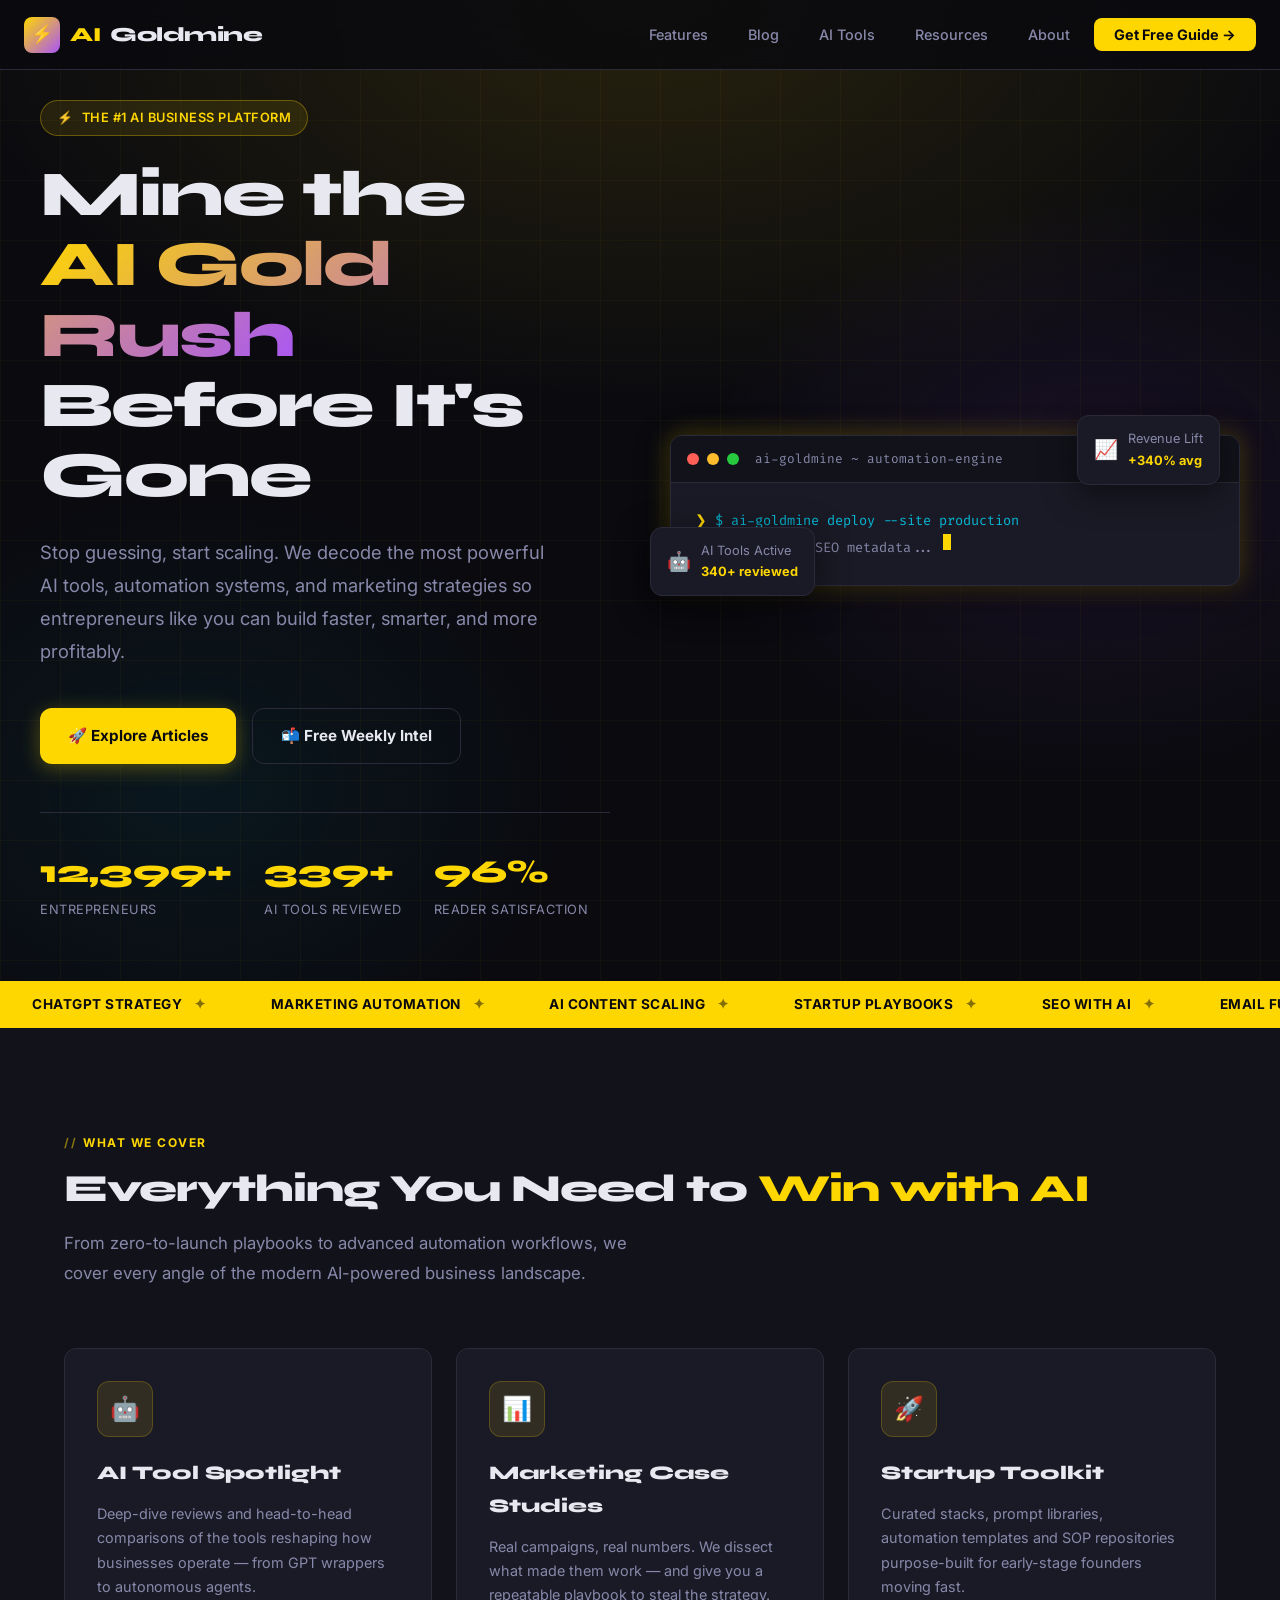
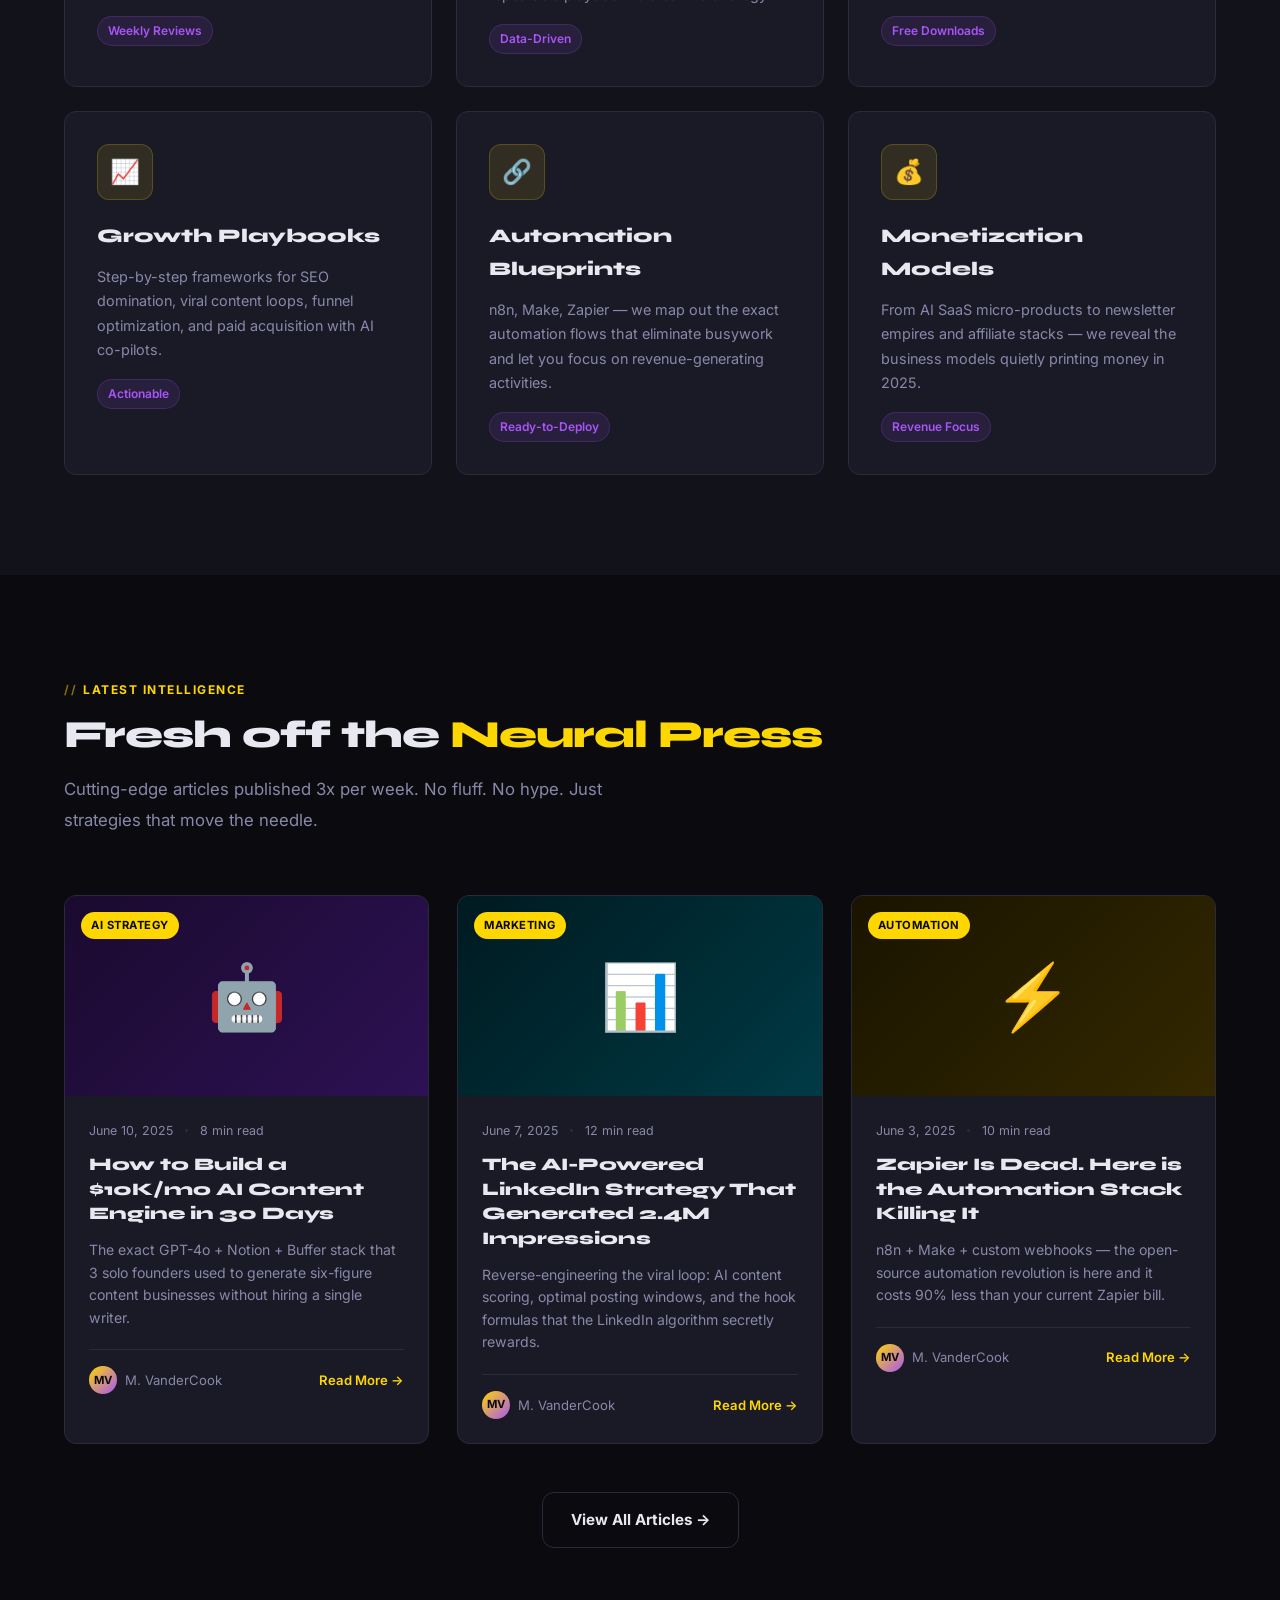
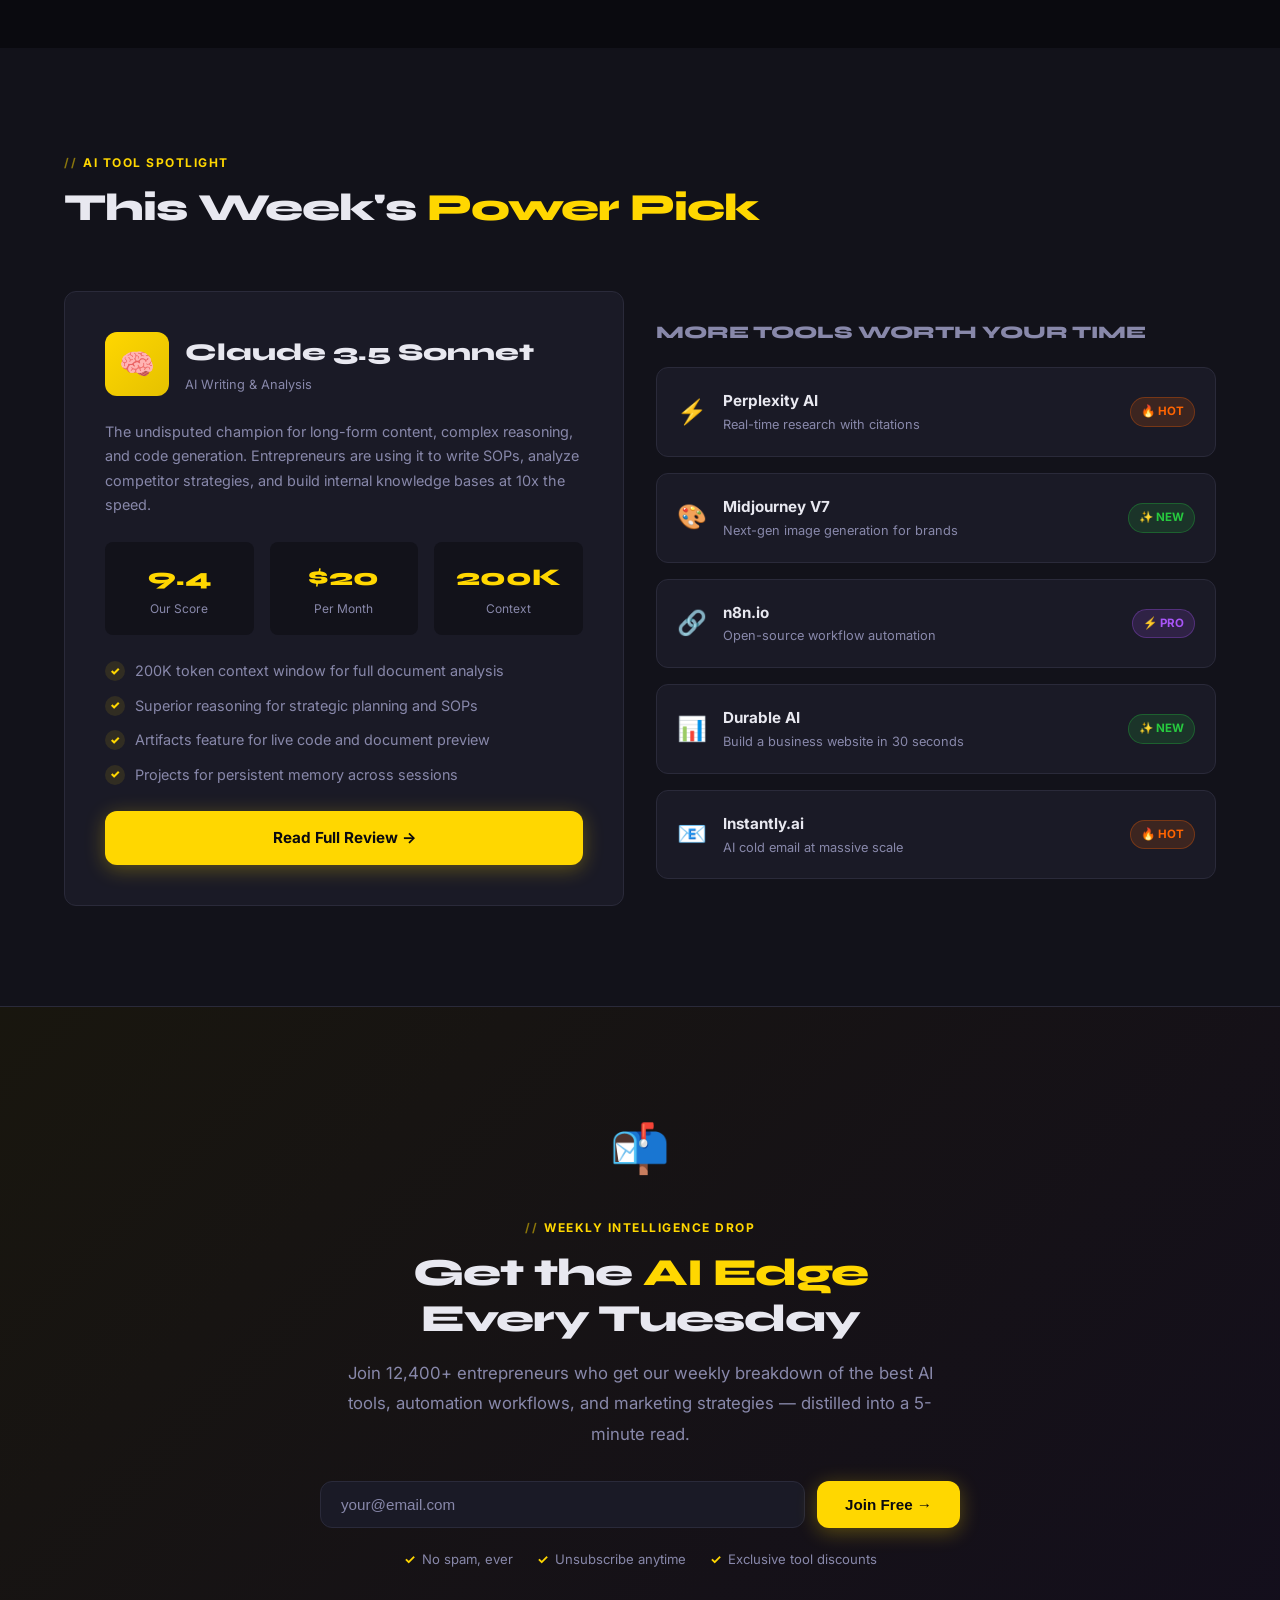
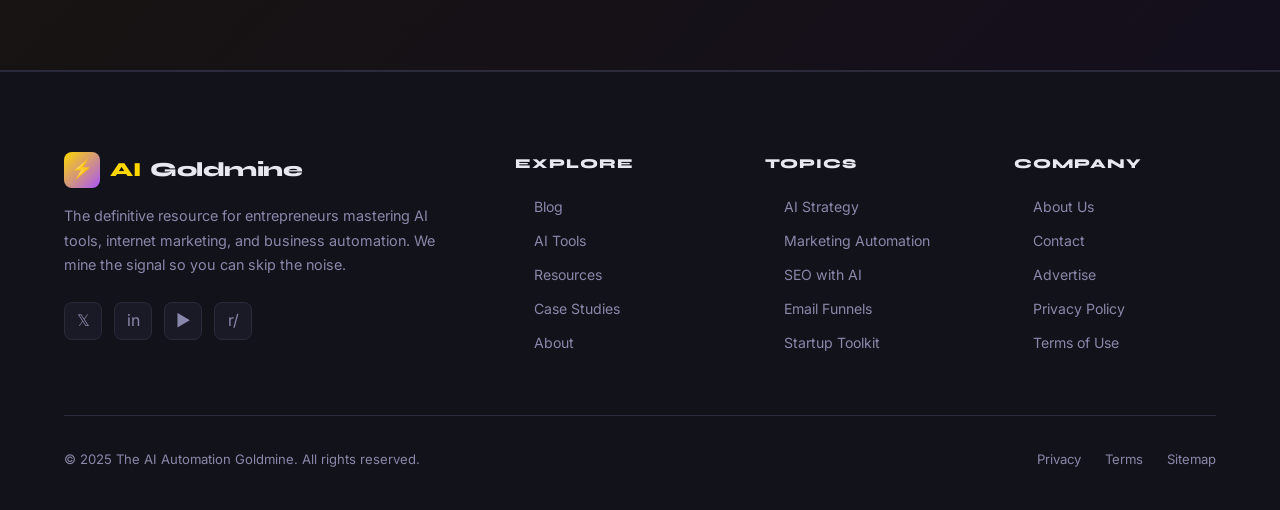
<file: ai-goldmine-site/index.html>
﻿<!DOCTYPE html>
<html lang="en">
<head>
  <meta charset="UTF-8" />
  <meta name="viewport" content="width=device-width, initial-scale=1.0" />
  <title>The AI Automation Goldmine | Launch & Scale with AI</title>
  <meta name="description" content="The definitive resource for entrepreneurs mastering AI tools, internet marketing, and business automation. Actionable guides, case studies, and tool reviews." />
  <meta name="keywords" content="AI tools for entrepreneurs, business automation, AI marketing, startup AI strategy, ChatGPT business, AI automation goldmine" />
  <meta property="og:title" content="The AI Automation Goldmine" />
  <meta property="og:description" content="Launch and scale your business with cutting-edge AI automation strategies." />
  <meta property="og:type" content="website" />
  <meta property="og:url" content="https://mvandercook-lgtm.github.io/The-AI-Automation-Goldmine/" />
  <meta name="twitter:card" content="summary_large_image" />
  <meta name="twitter:title" content="The AI Automation Goldmine" />
  <meta name="twitter:description" content="Discover AI tools and automation strategies to 10x your business growth." />
  <link rel="canonical" href="https://mvandercook-lgtm.github.io/The-AI-Automation-Goldmine/" />

  <!-- Fonts -->
  <link rel="preconnect" href="https://fonts.googleapis.com" />
  <link rel="preconnect" href="https://fonts.gstatic.com" crossorigin />
  <link href="https://fonts.googleapis.com/css2?family=Syne:wght@700;800;900&family=Inter:wght@400;500;600;700&family=Fira+Code:wght@400;500&display=swap" rel="stylesheet" />

  <!-- Stylesheet -->
  <link rel="stylesheet" href="css/style.css" />

  <!-- Structured Data / JSON-LD -->
  <script type="application/ld+json">
  {
    "@context": "https://schema.org",
    "@type": "WebSite",
    "name": "The AI Automation Goldmine",
    "url": "https://mvandercook-lgtm.github.io/The-AI-Automation-Goldmine/",
    "description": "The definitive resource for entrepreneurs mastering AI tools, internet marketing, and business automation.",
    "potentialAction": {
      "@type": "SearchAction",
      "target": "https://mvandercook-lgtm.github.io/The-AI-Automation-Goldmine/blog/?s={search_term_string}",
      "query-input": "required name=search_term_string"
    }
  }
  </script>
</head>
<body>

  <!-- ===== NAVIGATION ===== -->
  <nav class="nav" role="navigation" aria-label="Main navigation">
    <div class="nav__logo">
      <div class="nav__logo-icon">⚡</div>
      AI <span>Goldmine</span>
    </div>
    <ul class="nav__links">
      <li><a href="#features" class="active">Features</a></li>
      <li><a href="#blog">Blog</a></li>
      <li><a href="#spotlight">AI Tools</a></li>
      <li><a href="pages/resources.html">Resources</a></li>
      <li><a href="pages/about.html">About</a></li>
      <li><a href="#newsletter" class="nav__cta">Get Free Guide →</a></li>
    </ul>
    <div class="nav__hamburger" role="button" aria-label="Toggle menu">
      <span></span><span></span><span></span>
    </div>
  </nav>

  <!-- ===== HERO ===== -->
  <section class="hero" id="home" aria-label="Hero section">
    <div class="hero__bg"></div>
    <div class="hero__grid"></div>
    <div class="hero__content">
      <div class="hero__text">
        <div class="hero__badge">The #1 AI Business Platform</div>
        <h1 class="hero__title">
          Mine the<br>
          <span class="gradient">AI Gold Rush</span><br>
          Before It's Gone
        </h1>
        <p class="hero__desc">
          Stop guessing, start scaling. We decode the most powerful AI tools,
          automation systems, and marketing strategies so entrepreneurs like you
          can build faster, smarter, and more profitably.
        </p>
        <div class="hero__actions">
          <a href="#blog" class="btn btn--primary">🚀 Explore Articles</a>
          <a href="#newsletter" class="btn btn--secondary">📬 Free Weekly Intel</a>
        </div>
        <div class="hero__stats">
          <div class="hero__stat">
            <div class="hero__stat-num js-counter" data-target="12400" data-suffix="+">0</div>
            <div class="hero__stat-label">Entrepreneurs</div>
          </div>
          <div class="hero__stat">
            <div class="hero__stat-num js-counter" data-target="340" data-suffix="+">0</div>
            <div class="hero__stat-label">AI Tools Reviewed</div>
          </div>
          <div class="hero__stat">
            <div class="hero__stat-num js-counter" data-target="97" data-suffix="%">0</div>
            <div class="hero__stat-label">Reader Satisfaction</div>
          </div>
        </div>
      </div>

      <!-- Terminal Visual -->
      <div class="hero__visual">
        <div class="hero__float-card" style="top:-20px;right:20px;">
          <span class="float-icon">📈</span>
          <div>
            <div class="float-label">Revenue Lift</div>
            <div class="float-value">+340% avg</div>
          </div>
        </div>
        <div class="hero__terminal">
          <div class="terminal__header">
            <div class="terminal__dot"></div>
            <div class="terminal__dot"></div>
            <div class="terminal__dot"></div>
            <span class="terminal__title">ai-goldmine ~ automation-engine</span>
          </div>
          <div class="terminal__body">
            <!-- Filled by JS -->
          </div>
        </div>
        <div class="hero__float-card" style="bottom:-10px;left:-20px;">
          <span class="float-icon">🤖</span>
          <div>
            <div class="float-label">AI Tools Active</div>
            <div class="float-value">340+ reviewed</div>
          </div>
        </div>
      </div>
    </div>
  </section>

  <!-- ===== TICKER ===== -->
  <div class="ticker" aria-hidden="true">
    <div class="ticker__inner">
      <div class="ticker__item">ChatGPT Strategy <span>✦</span></div>
      <div class="ticker__item">Marketing Automation <span>✦</span></div>
      <div class="ticker__item">AI Content Scaling <span>✦</span></div>
      <div class="ticker__item">Startup Playbooks <span>✦</span></div>
      <div class="ticker__item">SEO with AI <span>✦</span></div>
      <div class="ticker__item">Email Funnels <span>✦</span></div>
      <div class="ticker__item">Social Media AI <span>✦</span></div>
      <div class="ticker__item">Revenue Automation <span>✦</span></div>
      <div class="ticker__item">ChatGPT Strategy <span>✦</span></div>
      <div class="ticker__item">Marketing Automation <span>✦</span></div>
      <div class="ticker__item">AI Content Scaling <span>✦</span></div>
      <div class="ticker__item">Startup Playbooks <span>✦</span></div>
      <div class="ticker__item">SEO with AI <span>✦</span></div>
      <div class="ticker__item">Email Funnels <span>✦</span></div>
      <div class="ticker__item">Social Media AI <span>✦</span></div>
      <div class="ticker__item">Revenue Automation <span>✦</span></div>
    </div>
  </div>

  <!-- ===== FEATURES ===== -->
  <section class="features" id="features">
    <div class="container">
      <div class="section__header">
        <div class="section__tag">What We Cover</div>
        <h2 class="section__title">Everything You Need to <span class="text-gold">Win with AI</span></h2>
        <p class="section__desc">
          From zero-to-launch playbooks to advanced automation workflows,
          we cover every angle of the modern AI-powered business landscape.
        </p>
      </div>
      <div class="features__grid">
        <article class="feature-card js-fade">
          <div class="feature-card__icon">🤖</div>
          <h3 class="feature-card__title">AI Tool Spotlight</h3>
          <p class="feature-card__desc">Deep-dive reviews and head-to-head comparisons of the tools reshaping how businesses operate — from GPT wrappers to autonomous agents.</p>
          <span class="feature-card__tag">Weekly Reviews</span>
        </article>
        <article class="feature-card js-fade">
          <div class="feature-card__icon">📊</div>
          <h3 class="feature-card__title">Marketing Case Studies</h3>
          <p class="feature-card__desc">Real campaigns, real numbers. We dissect what made them work — and give you a repeatable playbook to steal the strategy.</p>
          <span class="feature-card__tag">Data-Driven</span>
        </article>
        <article class="feature-card js-fade">
          <div class="feature-card__icon">🚀</div>
          <h3 class="feature-card__title">Startup Toolkit</h3>
          <p class="feature-card__desc">Curated stacks, prompt libraries, automation templates and SOP repositories purpose-built for early-stage founders moving fast.</p>
          <span class="feature-card__tag">Free Downloads</span>
        </article>
        <article class="feature-card js-fade">
          <div class="feature-card__icon">📈</div>
          <h3 class="feature-card__title">Growth Playbooks</h3>
          <p class="feature-card__desc">Step-by-step frameworks for SEO domination, viral content loops, funnel optimization, and paid acquisition with AI co-pilots.</p>
          <span class="feature-card__tag">Actionable</span>
        </article>
        <article class="feature-card js-fade">
          <div class="feature-card__icon">🔗</div>
          <h3 class="feature-card__title">Automation Blueprints</h3>
          <p class="feature-card__desc">n8n, Make, Zapier — we map out the exact automation flows that eliminate busywork and let you focus on revenue-generating activities.</p>
          <span class="feature-card__tag">Ready-to-Deploy</span>
        </article>
        <article class="feature-card js-fade">
          <div class="feature-card__icon">💰</div>
          <h3 class="feature-card__title">Monetization Models</h3>
          <p class="feature-card__desc">From AI SaaS micro-products to newsletter empires and affiliate stacks — we reveal the business models quietly printing money in 2025.</p>
          <span class="feature-card__tag">Revenue Focus</span>
        </article>
      </div>
    </div>
  </section>

  <!-- ===== BLOG ===== -->
  <section id="blog" style="padding:100px 0; background:var(--black);">
    <div class="container">
      <div class="section__header">
        <div class="section__tag">Latest Intelligence</div>
        <h2 class="section__title">Fresh off the <span class="text-gold">Neural Press</span></h2>
        <p class="section__desc">Cutting-edge articles published 3x per week. No fluff. No hype. Just strategies that move the needle.</p>
      </div>
      <div class="blog__grid">

        <article class="blog-card">
          <div class="blog-card__thumb">
            <div class="blog-card__thumb-bg purple">🤖</div>
            <span class="blog-card__cat">AI Strategy</span>
          </div>
          <div class="blog-card__body">
            <div class="blog-card__meta">
              <span>June 10, 2025</span>
              <span class="blog-card__meta-dot"></span>
              <span>8 min read</span>
            </div>
            <h3 class="blog-card__title">How to Build a $10K/mo AI Content Engine in 30 Days</h3>
            <p class="blog-card__excerpt">The exact GPT-4o + Notion + Buffer stack that 3 solo founders used to generate six-figure content businesses without hiring a single writer.</p>
            <div class="blog-card__footer">
              <div class="blog-card__author">
                <div class="blog-card__avatar">MV</div>
                <span>M. VanderCook</span>
              </div>
              <a href="blog/ai-content-engine.html" class="blog-card__read">Read More →</a>
            </div>
          </div>
        </article>

        <article class="blog-card">
          <div class="blog-card__thumb">
            <div class="blog-card__thumb-bg cyan">📊</div>
            <span class="blog-card__cat">Marketing</span>
          </div>
          <div class="blog-card__body">
            <div class="blog-card__meta">
              <span>June 7, 2025</span>
              <span class="blog-card__meta-dot"></span>
              <span>12 min read</span>
            </div>
            <h3 class="blog-card__title">The AI-Powered LinkedIn Strategy That Generated 2.4M Impressions</h3>
            <p class="blog-card__excerpt">Reverse-engineering the viral loop: AI content scoring, optimal posting windows, and the hook formulas that the LinkedIn algorithm secretly rewards.</p>
            <div class="blog-card__footer">
              <div class="blog-card__author">
                <div class="blog-card__avatar">MV</div>
                <span>M. VanderCook</span>
              </div>
              <a href="blog/linkedin-ai-strategy.html" class="blog-card__read">Read More →</a>
            </div>
          </div>
        </article>

        <article class="blog-card">
          <div class="blog-card__thumb">
            <div class="blog-card__thumb-bg gold">⚡</div>
            <span class="blog-card__cat">Automation</span>
          </div>
          <div class="blog-card__body">
            <div class="blog-card__meta">
              <span>June 3, 2025</span>
              <span class="blog-card__meta-dot"></span>
              <span>10 min read</span>
            </div>
            <h3 class="blog-card__title">Zapier Is Dead. Here is the Automation Stack Killing It</h3>
            <p class="blog-card__excerpt">n8n + Make + custom webhooks — the open-source automation revolution is here and it costs 90% less than your current Zapier bill.</p>
            <div class="blog-card__footer">
              <div class="blog-card__author">
                <div class="blog-card__avatar">MV</div>
                <span>M. VanderCook</span>
              </div>
              <a href="blog/automation-stack.html" class="blog-card__read">Read More →</a>
            </div>
          </div>
        </article>

      </div>
      <div style="text-align:center; margin-top:48px;">
        <a href="blog/index.html" class="btn btn--secondary">View All Articles →</a>
      </div>
    </div>
  </section>

  <!-- ===== AI TOOL SPOTLIGHT ===== -->
  <section class="spotlight" id="spotlight">
    <div class="container">
      <div class="section__header">
        <div class="section__tag">AI Tool Spotlight</div>
        <h2 class="section__title">This Week's <span class="text-gold">Power Pick</span></h2>
      </div>
      <div class="spotlight__grid">
        <div class="spotlight__tool">
          <div class="spotlight__tool-header">
            <div class="spotlight__tool-icon">🧠</div>
            <div>
              <div class="spotlight__tool-name">Claude 3.5 Sonnet</div>
              <div class="spotlight__tool-cat">AI Writing &amp; Analysis</div>
            </div>
          </div>
          <p style="color:var(--muted); font-size:0.9rem; line-height:1.7; margin-bottom:16px;">
            The undisputed champion for long-form content, complex reasoning, and code generation.
            Entrepreneurs are using it to write SOPs, analyze competitor strategies, and build internal knowledge bases at 10x the speed.
          </p>
          <div class="spotlight__metrics">
            <div class="metric">
              <div class="metric__val">9.4</div>
              <div class="metric__label">Our Score</div>
            </div>
            <div class="metric">
              <div class="metric__val">$20</div>
              <div class="metric__label">Per Month</div>
            </div>
            <div class="metric">
              <div class="metric__val">200K</div>
              <div class="metric__label">Context</div>
            </div>
          </div>
          <ul class="spotlight__features-list">
            <li>200K token context window for full document analysis</li>
            <li>Superior reasoning for strategic planning and SOPs</li>
            <li>Artifacts feature for live code and document preview</li>
            <li>Projects for persistent memory across sessions</li>
          </ul>
          <a href="pages/resources.html" class="btn btn--primary" style="margin-top:24px; width:100%; justify-content:center;">
            Read Full Review →
          </a>
        </div>

        <div>
          <h3 style="font-family:var(--font-head); font-size:1.1rem; font-weight:800; margin-bottom:20px; color:var(--muted);">
            MORE TOOLS WORTH YOUR TIME
          </h3>
          <div class="spotlight__tools-list">
            <div class="tool-row">
              <span class="tool-row__icon">⚡</span>
              <div>
                <div class="tool-row__name">Perplexity AI</div>
                <div class="tool-row__desc">Real-time research with citations</div>
              </div>
              <span class="tool-row__badge hot">🔥 HOT</span>
            </div>
            <div class="tool-row">
              <span class="tool-row__icon">🎨</span>
              <div>
                <div class="tool-row__name">Midjourney V7</div>
                <div class="tool-row__desc">Next-gen image generation for brands</div>
              </div>
              <span class="tool-row__badge new">✨ NEW</span>
            </div>
            <div class="tool-row">
              <span class="tool-row__icon">🔗</span>
              <div>
                <div class="tool-row__name">n8n.io</div>
                <div class="tool-row__desc">Open-source workflow automation</div>
              </div>
              <span class="tool-row__badge pro">⚡ PRO</span>
            </div>
            <div class="tool-row">
              <span class="tool-row__icon">📊</span>
              <div>
                <div class="tool-row__name">Durable AI</div>
                <div class="tool-row__desc">Build a business website in 30 seconds</div>
              </div>
              <span class="tool-row__badge new">✨ NEW</span>
            </div>
            <div class="tool-row">
              <span class="tool-row__icon">📧</span>
              <div>
                <div class="tool-row__name">Instantly.ai</div>
                <div class="tool-row__desc">AI cold email at massive scale</div>
              </div>
              <span class="tool-row__badge hot">🔥 HOT</span>
            </div>
          </div>
        </div>
      </div>
    </div>
  </section>

  <!-- ===== NEWSLETTER ===== -->
  <section class="newsletter" id="newsletter">
    <div class="container">
      <div class="newsletter__box">
        <div class="newsletter__icon">📬</div>
        <div class="section__tag" style="justify-content:center;">Weekly Intelligence Drop</div>
        <h2 class="section__title">
          Get the <span class="text-gold">AI Edge</span><br>Every Tuesday
        </h2>
        <p class="section__desc" style="margin:0 auto; text-align:center;">
          Join 12,400+ entrepreneurs who get our weekly breakdown of the best AI tools,
          automation workflows, and marketing strategies — distilled into a 5-minute read.
        </p>
        <form class="newsletter__form" novalidate>
          <input
            type="email"
            class="newsletter__input"
            placeholder="your@email.com"
            aria-label="Email address"
            required
          />
          <button type="submit" class="btn btn--primary">
            Join Free →
          </button>
        </form>
        <div class="newsletter__perks">
          <span class="newsletter__perk">No spam, ever</span>
          <span class="newsletter__perk">Unsubscribe anytime</span>
          <span class="newsletter__perk">Exclusive tool discounts</span>
        </div>
      </div>
    </div>
  </section>

  <!-- ===== FOOTER ===== -->
  <footer class="footer">
    <div class="container">
      <div class="footer__grid">
        <div>
          <div class="nav__logo" style="margin-bottom:0;">
            <div class="nav__logo-icon">⚡</div>
            AI <span>Goldmine</span>
          </div>
          <p class="footer__brand-desc">
            The definitive resource for entrepreneurs mastering AI tools,
            internet marketing, and business automation. We mine the signal so you can skip the noise.
          </p>
          <div class="footer__socials">
            <a href="#" class="footer__social" aria-label="Twitter">𝕏</a>
            <a href="#" class="footer__social" aria-label="LinkedIn">in</a>
            <a href="#" class="footer__social" aria-label="YouTube">▶</a>
            <a href="#" class="footer__social" aria-label="Reddit">r/</a>
          </div>
        </div>

        <div>
          <div class="footer__col-title">Explore</div>
          <ul class="footer__links">
            <li><a href="#blog">Blog</a></li>
            <li><a href="#spotlight">AI Tools</a></li>
            <li><a href="pages/resources.html">Resources</a></li>
            <li><a href="blog/index.html">Case Studies</a></li>
            <li><a href="pages/about.html">About</a></li>
          </ul>
        </div>

        <div>
          <div class="footer__col-title">Topics</div>
          <ul class="footer__links">
            <li><a href="#">AI Strategy</a></li>
            <li><a href="#">Marketing Automation</a></li>
            <li><a href="#">SEO with AI</a></li>
            <li><a href="#">Email Funnels</a></li>
            <li><a href="#">Startup Toolkit</a></li>
          </ul>
        </div>

        <div>
          <div class="footer__col-title">Company</div>
          <ul class="footer__links">
            <li><a href="pages/about.html">About Us</a></li>
            <li><a href="#">Contact</a></li>
            <li><a href="#">Advertise</a></li>
            <li><a href="#">Privacy Policy</a></li>
            <li><a href="#">Terms of Use</a></li>
          </ul>
        </div>
      </div>

      <div class="footer__bottom">
        <span>© 2025 The AI Automation Goldmine. All rights reserved.</span>
        <div class="footer__bottom-links">
          <a href="#">Privacy</a>
          <a href="#">Terms</a>
          <a href="#">Sitemap</a>
        </div>
      </div>
    </div>
  </footer>

  <!-- Scripts -->
  <script src="js/main.js"></script>
</body>
</html>
</file>
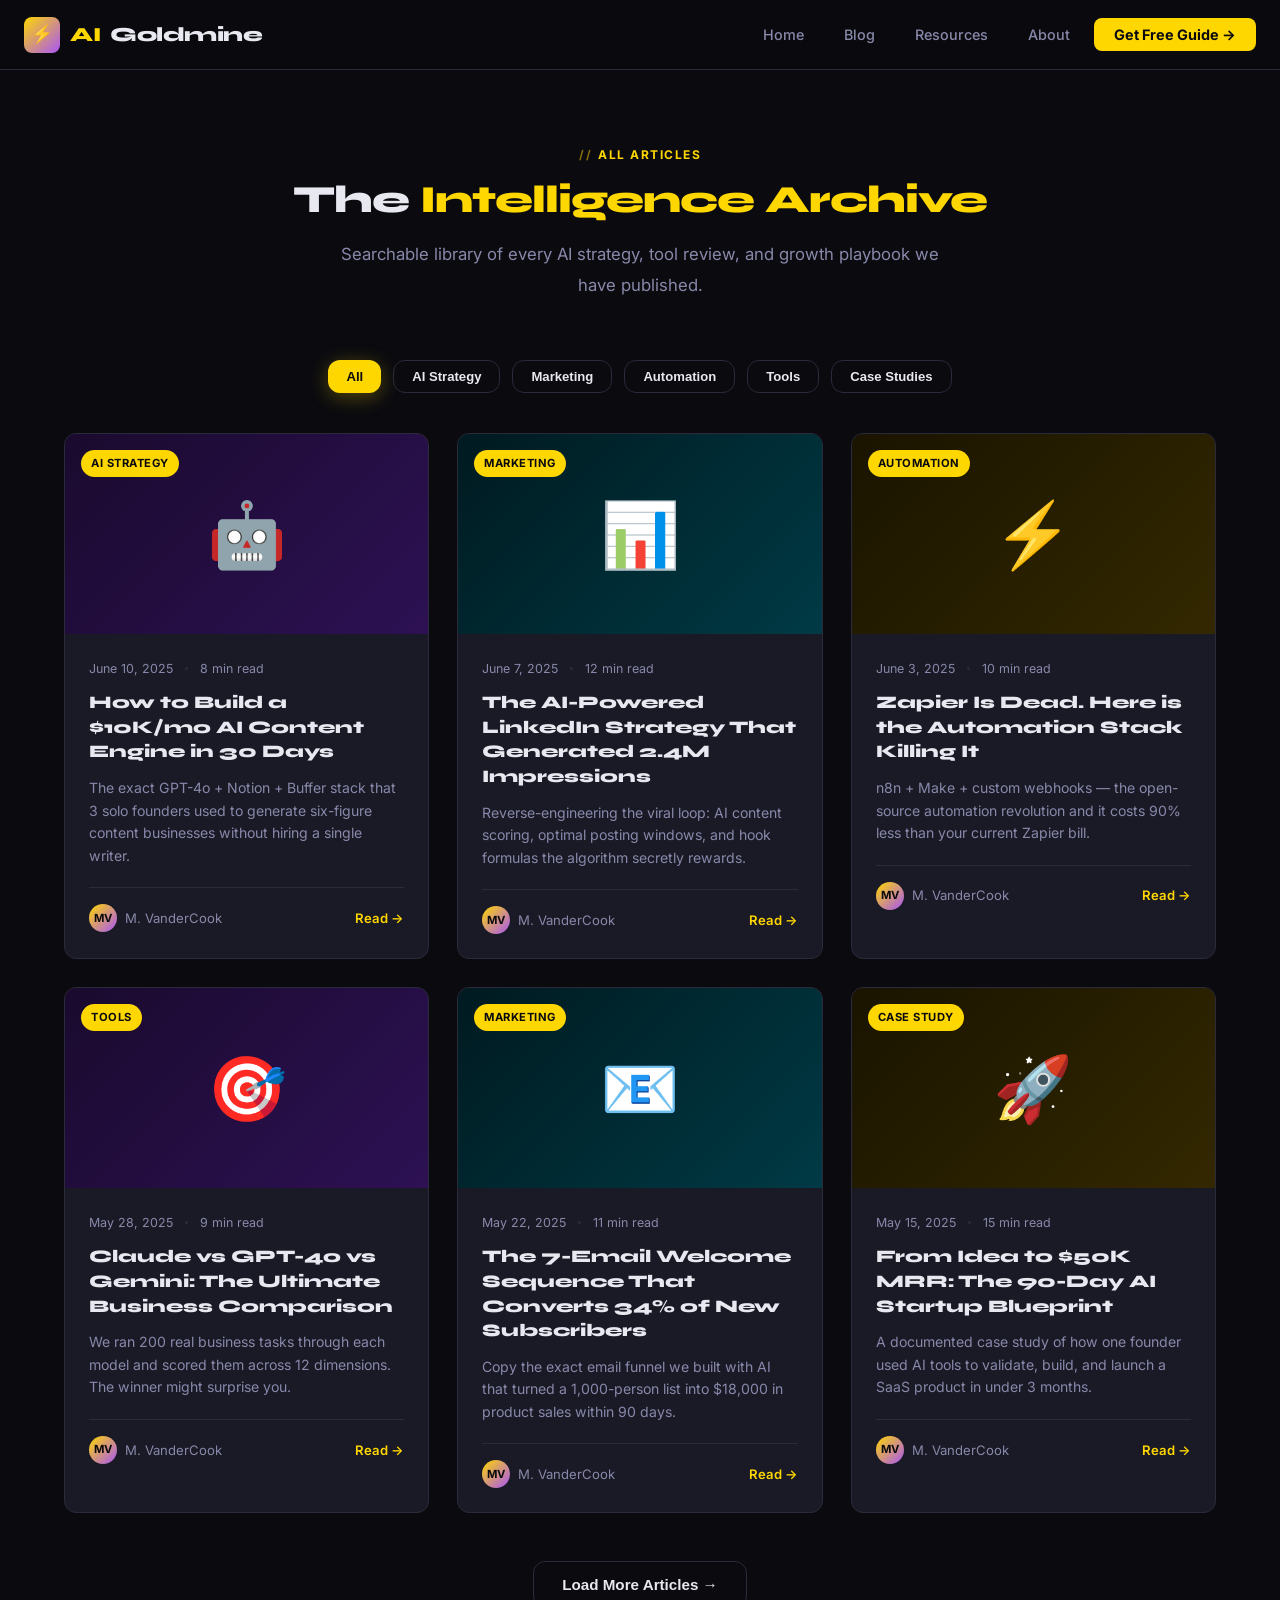
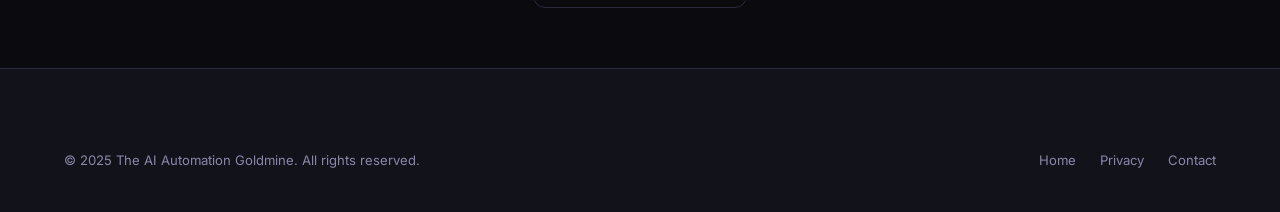
<file: ai-goldmine-site/blog/index.html>
﻿<!DOCTYPE html>
<html lang="en">
<head>
  <meta charset="UTF-8" />
  <meta name="viewport" content="width=device-width, initial-scale=1.0" />
  <title>Blog | The AI Automation Goldmine</title>
  <meta name="description" content="All articles on AI tools, marketing automation, startup strategy, and business growth. Published 3x per week." />
  <link rel="preconnect" href="https://fonts.googleapis.com" />
  <link href="https://fonts.googleapis.com/css2?family=Syne:wght@700;800;900&family=Inter:wght@400;500;600;700&family=Fira+Code:wght@400;500&display=swap" rel="stylesheet" />
  <link rel="stylesheet" href="../css/style.css" />
</head>
<body>
  <nav class="nav">
    <div class="nav__logo">
      <div class="nav__logo-icon">⚡</div>
      AI <span>Goldmine</span>
    </div>
    <ul class="nav__links">
      <li><a href="../index.html">Home</a></li>
      <li><a href="index.html" class="active">Blog</a></li>
      <li><a href="../pages/resources.html">Resources</a></li>
      <li><a href="../pages/about.html">About</a></li>
      <li><a href="../index.html#newsletter" class="nav__cta">Get Free Guide →</a></li>
    </ul>
    <div class="nav__hamburger"><span></span><span></span><span></span></div>
  </nav>

  <section style="padding:140px 0 60px; background:var(--black);">
    <div class="container">
      <div class="section__header centered">
        <div class="section__tag">All Articles</div>
        <h1 class="section__title">The <span class="text-gold">Intelligence Archive</span></h1>
        <p class="section__desc">Searchable library of every AI strategy, tool review, and growth playbook we have published.</p>
      </div>

      <!-- Category Filter -->
      <div style="display:flex; gap:12px; justify-content:center; flex-wrap:wrap; margin:40px 0;">
        <button class="btn btn--primary" style="font-size:0.82rem; padding:8px 18px;">All</button>
        <button class="btn btn--secondary" style="font-size:0.82rem; padding:8px 18px;">AI Strategy</button>
        <button class="btn btn--secondary" style="font-size:0.82rem; padding:8px 18px;">Marketing</button>
        <button class="btn btn--secondary" style="font-size:0.82rem; padding:8px 18px;">Automation</button>
        <button class="btn btn--secondary" style="font-size:0.82rem; padding:8px 18px;">Tools</button>
        <button class="btn btn--secondary" style="font-size:0.82rem; padding:8px 18px;">Case Studies</button>
      </div>

      <div class="blog__grid">
        <article class="blog-card">
          <div class="blog-card__thumb">
            <div class="blog-card__thumb-bg purple">🤖</div>
            <span class="blog-card__cat">AI Strategy</span>
          </div>
          <div class="blog-card__body">
            <div class="blog-card__meta"><span>June 10, 2025</span><span class="blog-card__meta-dot"></span><span>8 min read</span></div>
            <h2 class="blog-card__title">How to Build a $10K/mo AI Content Engine in 30 Days</h2>
            <p class="blog-card__excerpt">The exact GPT-4o + Notion + Buffer stack that 3 solo founders used to generate six-figure content businesses without hiring a single writer.</p>
            <div class="blog-card__footer">
              <div class="blog-card__author"><div class="blog-card__avatar">MV</div><span>M. VanderCook</span></div>
              <a href="ai-content-engine.html" class="blog-card__read">Read →</a>
            </div>
          </div>
        </article>

        <article class="blog-card">
          <div class="blog-card__thumb">
            <div class="blog-card__thumb-bg cyan">📊</div>
            <span class="blog-card__cat">Marketing</span>
          </div>
          <div class="blog-card__body">
            <div class="blog-card__meta"><span>June 7, 2025</span><span class="blog-card__meta-dot"></span><span>12 min read</span></div>
            <h2 class="blog-card__title">The AI-Powered LinkedIn Strategy That Generated 2.4M Impressions</h2>
            <p class="blog-card__excerpt">Reverse-engineering the viral loop: AI content scoring, optimal posting windows, and hook formulas the algorithm secretly rewards.</p>
            <div class="blog-card__footer">
              <div class="blog-card__author"><div class="blog-card__avatar">MV</div><span>M. VanderCook</span></div>
              <a href="linkedin-ai-strategy.html" class="blog-card__read">Read →</a>
            </div>
          </div>
        </article>

        <article class="blog-card">
          <div class="blog-card__thumb">
            <div class="blog-card__thumb-bg gold">⚡</div>
            <span class="blog-card__cat">Automation</span>
          </div>
          <div class="blog-card__body">
            <div class="blog-card__meta"><span>June 3, 2025</span><span class="blog-card__meta-dot"></span><span>10 min read</span></div>
            <h2 class="blog-card__title">Zapier Is Dead. Here is the Automation Stack Killing It</h2>
            <p class="blog-card__excerpt">n8n + Make + custom webhooks — the open-source automation revolution and it costs 90% less than your current Zapier bill.</p>
            <div class="blog-card__footer">
              <div class="blog-card__author"><div class="blog-card__avatar">MV</div><span>M. VanderCook</span></div>
              <a href="automation-stack.html" class="blog-card__read">Read →</a>
            </div>
          </div>
        </article>

        <article class="blog-card">
          <div class="blog-card__thumb">
            <div class="blog-card__thumb-bg purple">🎯</div>
            <span class="blog-card__cat">Tools</span>
          </div>
          <div class="blog-card__body">
            <div class="blog-card__meta"><span>May 28, 2025</span><span class="blog-card__meta-dot"></span><span>9 min read</span></div>
            <h2 class="blog-card__title">Claude vs GPT-4o vs Gemini: The Ultimate Business Comparison</h2>
            <p class="blog-card__excerpt">We ran 200 real business tasks through each model and scored them across 12 dimensions. The winner might surprise you.</p>
            <div class="blog-card__footer">
              <div class="blog-card__author"><div class="blog-card__avatar">MV</div><span>M. VanderCook</span></div>
              <a href="#" class="blog-card__read">Read →</a>
            </div>
          </div>
        </article>

        <article class="blog-card">
          <div class="blog-card__thumb">
            <div class="blog-card__thumb-bg cyan">📧</div>
            <span class="blog-card__cat">Marketing</span>
          </div>
          <div class="blog-card__body">
            <div class="blog-card__meta"><span>May 22, 2025</span><span class="blog-card__meta-dot"></span><span>11 min read</span></div>
            <h2 class="blog-card__title">The 7-Email Welcome Sequence That Converts 34% of New Subscribers</h2>
            <p class="blog-card__excerpt">Copy the exact email funnel we built with AI that turned a 1,000-person list into $18,000 in product sales within 90 days.</p>
            <div class="blog-card__footer">
              <div class="blog-card__author"><div class="blog-card__avatar">MV</div><span>M. VanderCook</span></div>
              <a href="#" class="blog-card__read">Read →</a>
            </div>
          </div>
        </article>

        <article class="blog-card">
          <div class="blog-card__thumb">
            <div class="blog-card__thumb-bg gold">🚀</div>
            <span class="blog-card__cat">Case Study</span>
          </div>
          <div class="blog-card__body">
            <div class="blog-card__meta"><span>May 15, 2025</span><span class="blog-card__meta-dot"></span><span>15 min read</span></div>
            <h2 class="blog-card__title">From Idea to $50K MRR: The 90-Day AI Startup Blueprint</h2>
            <p class="blog-card__excerpt">A documented case study of how one founder used AI tools to validate, build, and launch a SaaS product in under 3 months.</p>
            <div class="blog-card__footer">
              <div class="blog-card__author"><div class="blog-card__avatar">MV</div><span>M. VanderCook</span></div>
              <a href="#" class="blog-card__read">Read →</a>
            </div>
          </div>
        </article>
      </div>

      <div style="text-align:center; margin-top:48px;">
        <button class="btn btn--secondary">Load More Articles →</button>
      </div>
    </div>
  </section>

  <footer class="footer">
    <div class="container">
      <div class="footer__bottom" style="border-top:none; padding-top:0;">
        <span>© 2025 The AI Automation Goldmine. All rights reserved.</span>
        <div class="footer__bottom-links">
          <a href="../index.html">Home</a>
          <a href="#">Privacy</a>
          <a href="#">Contact</a>
        </div>
      </div>
    </div>
  </footer>
  <script src="../js/main.js"></script>
</body>
</html>
</file>
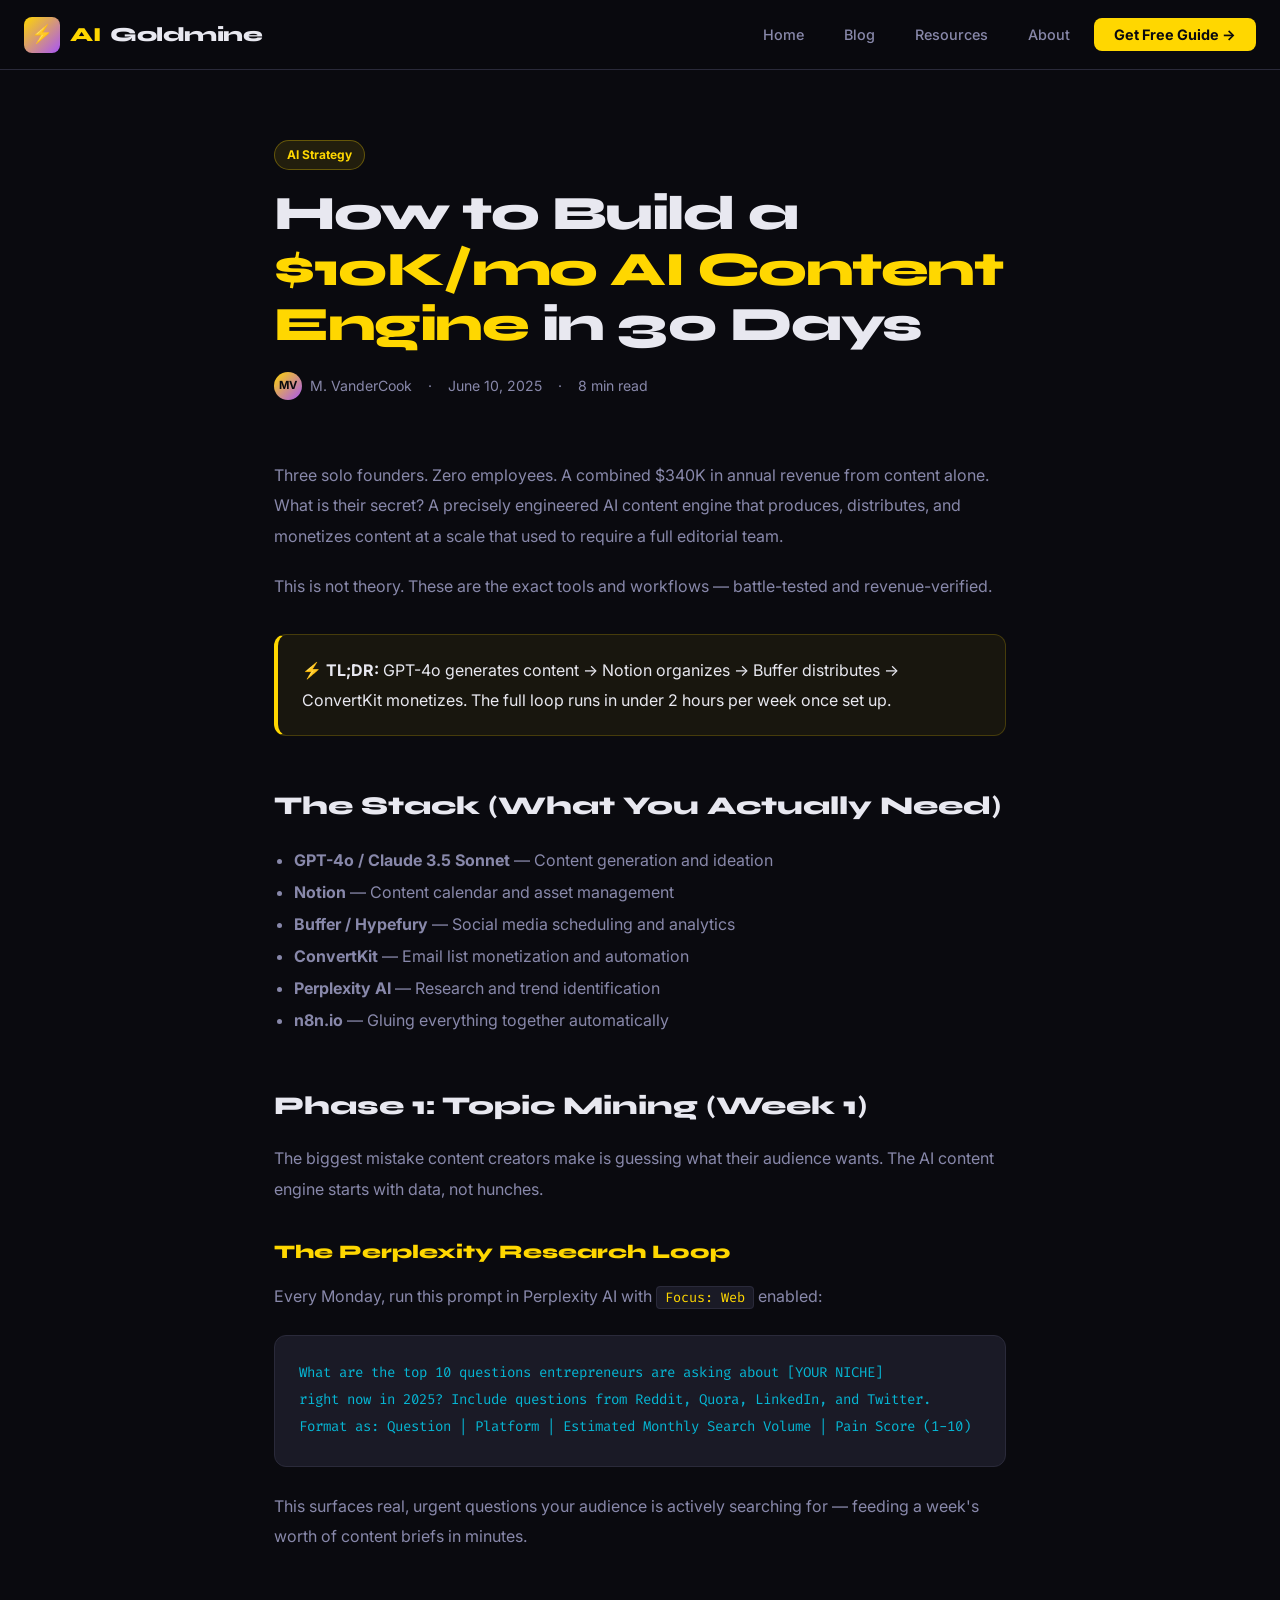
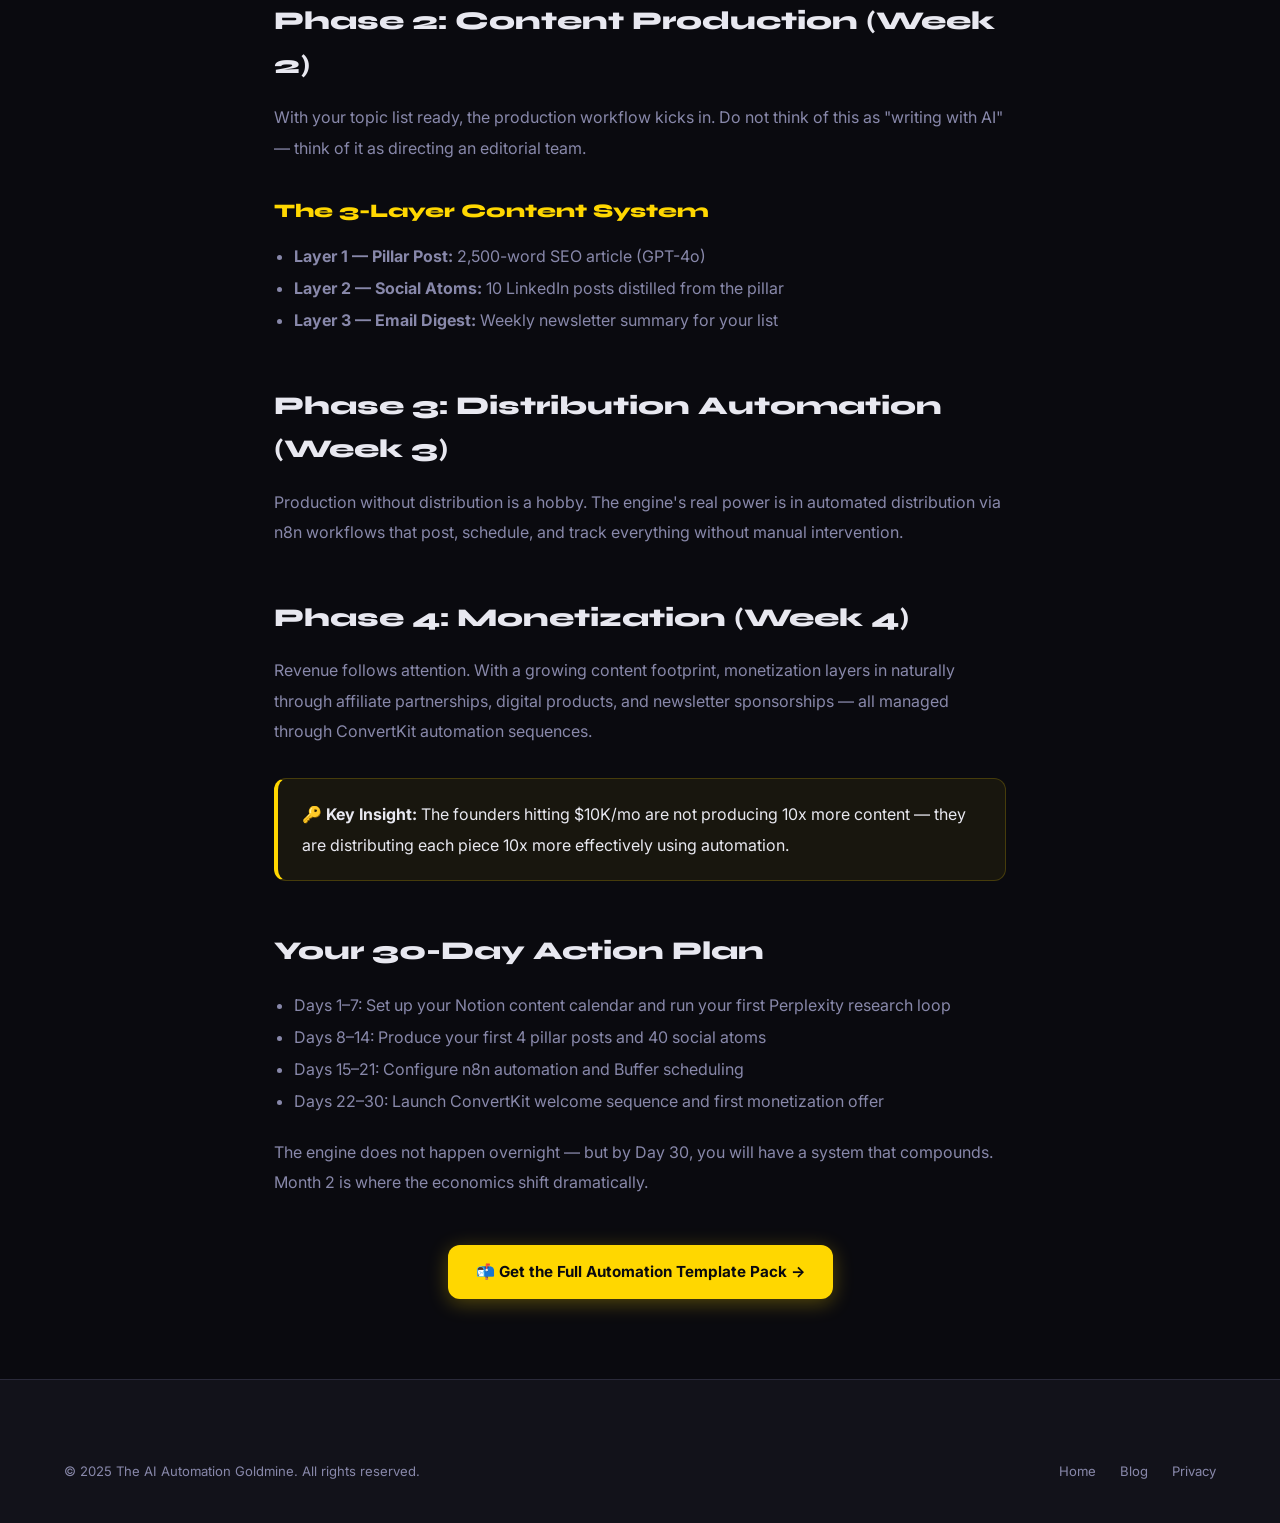
<file: ai-goldmine-site/blog/ai-content-engine.html>
﻿<!DOCTYPE html>
<html lang="en">
<head>
  <meta charset="UTF-8" />
  <meta name="viewport" content="width=device-width, initial-scale=1.0" />
  <title>How to Build a $10K/mo AI Content Engine | AI Goldmine</title>
  <meta name="description" content="The exact GPT-4o + Notion + Buffer stack that solo founders use to generate six-figure content businesses without hiring a single writer." />
  <link rel="preconnect" href="https://fonts.googleapis.com" />
  <link href="https://fonts.googleapis.com/css2?family=Syne:wght@700;800;900&family=Inter:wght@400;500;600;700&family=Fira+Code:wght@400;500&display=swap" rel="stylesheet" />
  <link rel="stylesheet" href="../css/style.css" />
  <style>
    .article { max-width: 780px; margin: 0 auto; }
    .article__hero { padding: 140px 24px 60px; }
    .article__body { padding: 0 24px 80px; }
    .article__body h2 { font-family: var(--font-head); font-size: 1.6rem; font-weight: 900; margin: 48px 0 16px; color: var(--text); }
    .article__body h3 { font-family: var(--font-head); font-size: 1.2rem; font-weight: 800; margin: 32px 0 12px; color: var(--gold); }
    .article__body p { color: var(--muted); line-height: 1.9; margin-bottom: 20px; }
    .article__body ul { color: var(--muted); padding-left: 20px; margin-bottom: 20px; line-height: 2; }
    .article__body code { font-family: var(--font-mono); background: var(--card-bg); border: 1px solid var(--border); padding: 2px 8px; border-radius: 4px; font-size: 0.85em; color: var(--gold); }
    .article__body pre { background: var(--card-bg); border: 1px solid var(--border); border-radius: var(--radius); padding: 24px; margin: 24px 0; overflow-x: auto; }
    .article__body pre code { background: none; border: none; padding: 0; color: var(--accent2); font-size: 0.88rem; line-height: 1.8; }
    .article__callout { background: rgba(255,215,0,0.06); border: 1px solid rgba(255,215,0,0.2); border-left: 4px solid var(--gold); border-radius: var(--radius); padding: 20px 24px; margin: 32px 0; }
    .article__callout p { margin: 0; color: var(--text) !important; }
  </style>
</head>
<body>
  <nav class="nav">
    <div class="nav__logo"><div class="nav__logo-icon">⚡</div>AI <span>Goldmine</span></div>
    <ul class="nav__links">
      <li><a href="../index.html">Home</a></li>
      <li><a href="index.html" class="active">Blog</a></li>
      <li><a href="../pages/resources.html">Resources</a></li>
      <li><a href="../pages/about.html">About</a></li>
      <li><a href="../index.html#newsletter" class="nav__cta">Get Free Guide →</a></li>
    </ul>
    <div class="nav__hamburger"><span></span><span></span><span></span></div>
  </nav>

  <div class="article">
    <header class="article__hero" style="background:var(--black);">
      <span class="badge badge--gold">AI Strategy</span>
      <h1 style="font-family:var(--font-head); font-size:clamp(2rem,4vw,3rem); font-weight:900; line-height:1.15; letter-spacing:-1.5px; margin:16px 0 20px;">
        How to Build a <span class="text-gold">$10K/mo AI Content Engine</span> in 30 Days
      </h1>
      <div style="display:flex; align-items:center; gap:16px; color:var(--muted); font-size:0.88rem;">
        <div style="display:flex; align-items:center; gap:8px;">
          <div class="blog-card__avatar">MV</div>
          <span>M. VanderCook</span>
        </div>
        <span>·</span><span>June 10, 2025</span>
        <span>·</span><span>8 min read</span>
      </div>
    </header>

    <div class="article__body" style="background:var(--black);">
      <p>Three solo founders. Zero employees. A combined $340K in annual revenue from content alone. What is their secret? A precisely engineered AI content engine that produces, distributes, and monetizes content at a scale that used to require a full editorial team.</p>

      <p>This is not theory. These are the exact tools and workflows — battle-tested and revenue-verified.</p>

      <div class="article__callout">
        <p>⚡ <strong>TL;DR:</strong> GPT-4o generates content → Notion organizes → Buffer distributes → ConvertKit monetizes. The full loop runs in under 2 hours per week once set up.</p>
      </div>

      <h2>The Stack (What You Actually Need)</h2>
      <ul>
        <li><strong>GPT-4o / Claude 3.5 Sonnet</strong> — Content generation and ideation</li>
        <li><strong>Notion</strong> — Content calendar and asset management</li>
        <li><strong>Buffer / Hypefury</strong> — Social media scheduling and analytics</li>
        <li><strong>ConvertKit</strong> — Email list monetization and automation</li>
        <li><strong>Perplexity AI</strong> — Research and trend identification</li>
        <li><strong>n8n.io</strong> — Gluing everything together automatically</li>
      </ul>

      <h2>Phase 1: Topic Mining (Week 1)</h2>
      <p>The biggest mistake content creators make is guessing what their audience wants. The AI content engine starts with data, not hunches.</p>

      <h3>The Perplexity Research Loop</h3>
      <p>Every Monday, run this prompt in Perplexity AI with <code>Focus: Web</code> enabled:</p>

      <pre><code>What are the top 10 questions entrepreneurs are asking about [YOUR NICHE]
right now in 2025? Include questions from Reddit, Quora, LinkedIn, and Twitter.
Format as: Question | Platform | Estimated Monthly Search Volume | Pain Score (1-10)</code></pre>

      <p>This surfaces real, urgent questions your audience is actively searching for — feeding a week&apos;s worth of content briefs in minutes.</p>

      <h2>Phase 2: Content Production (Week 2)</h2>
      <p>With your topic list ready, the production workflow kicks in. Do not think of this as &quot;writing with AI&quot; — think of it as directing an editorial team.</p>

      <h3>The 3-Layer Content System</h3>
      <ul>
        <li><strong>Layer 1 — Pillar Post:</strong> 2,500-word SEO article (GPT-4o)</li>
        <li><strong>Layer 2 — Social Atoms:</strong> 10 LinkedIn posts distilled from the pillar</li>
        <li><strong>Layer 3 — Email Digest:</strong> Weekly newsletter summary for your list</li>
      </ul>

      <h2>Phase 3: Distribution Automation (Week 3)</h2>
      <p>Production without distribution is a hobby. The engine&apos;s real power is in automated distribution via n8n workflows that post, schedule, and track everything without manual intervention.</p>

      <h2>Phase 4: Monetization (Week 4)</h2>
      <p>Revenue follows attention. With a growing content footprint, monetization layers in naturally through affiliate partnerships, digital products, and newsletter sponsorships — all managed through ConvertKit automation sequences.</p>

      <div class="article__callout">
        <p>🔑 <strong>Key Insight:</strong> The founders hitting $10K/mo are not producing 10x more content — they are distributing each piece 10x more effectively using automation.</p>
      </div>

      <h2>Your 30-Day Action Plan</h2>
      <ul>
        <li>Days 1–7: Set up your Notion content calendar and run your first Perplexity research loop</li>
        <li>Days 8–14: Produce your first 4 pillar posts and 40 social atoms</li>
        <li>Days 15–21: Configure n8n automation and Buffer scheduling</li>
        <li>Days 22–30: Launch ConvertKit welcome sequence and first monetization offer</li>
      </ul>

      <p>The engine does not happen overnight — but by Day 30, you will have a system that compounds. Month 2 is where the economics shift dramatically.</p>

      <div style="margin-top:48px; text-align:center;">
        <a href="../index.html#newsletter" class="btn btn--primary">
          📬 Get the Full Automation Template Pack →
        </a>
      </div>
    </div>
  </div>

  <footer class="footer">
    <div class="container">
      <div class="footer__bottom" style="border-top:none; padding-top:0;">
        <span>© 2025 The AI Automation Goldmine. All rights reserved.</span>
        <div class="footer__bottom-links">
          <a href="../index.html">Home</a><a href="index.html">Blog</a><a href="#">Privacy</a>
        </div>
      </div>
    </div>
  </footer>
  <script src="../js/main.js"></script>
</body>
</html>
</file>
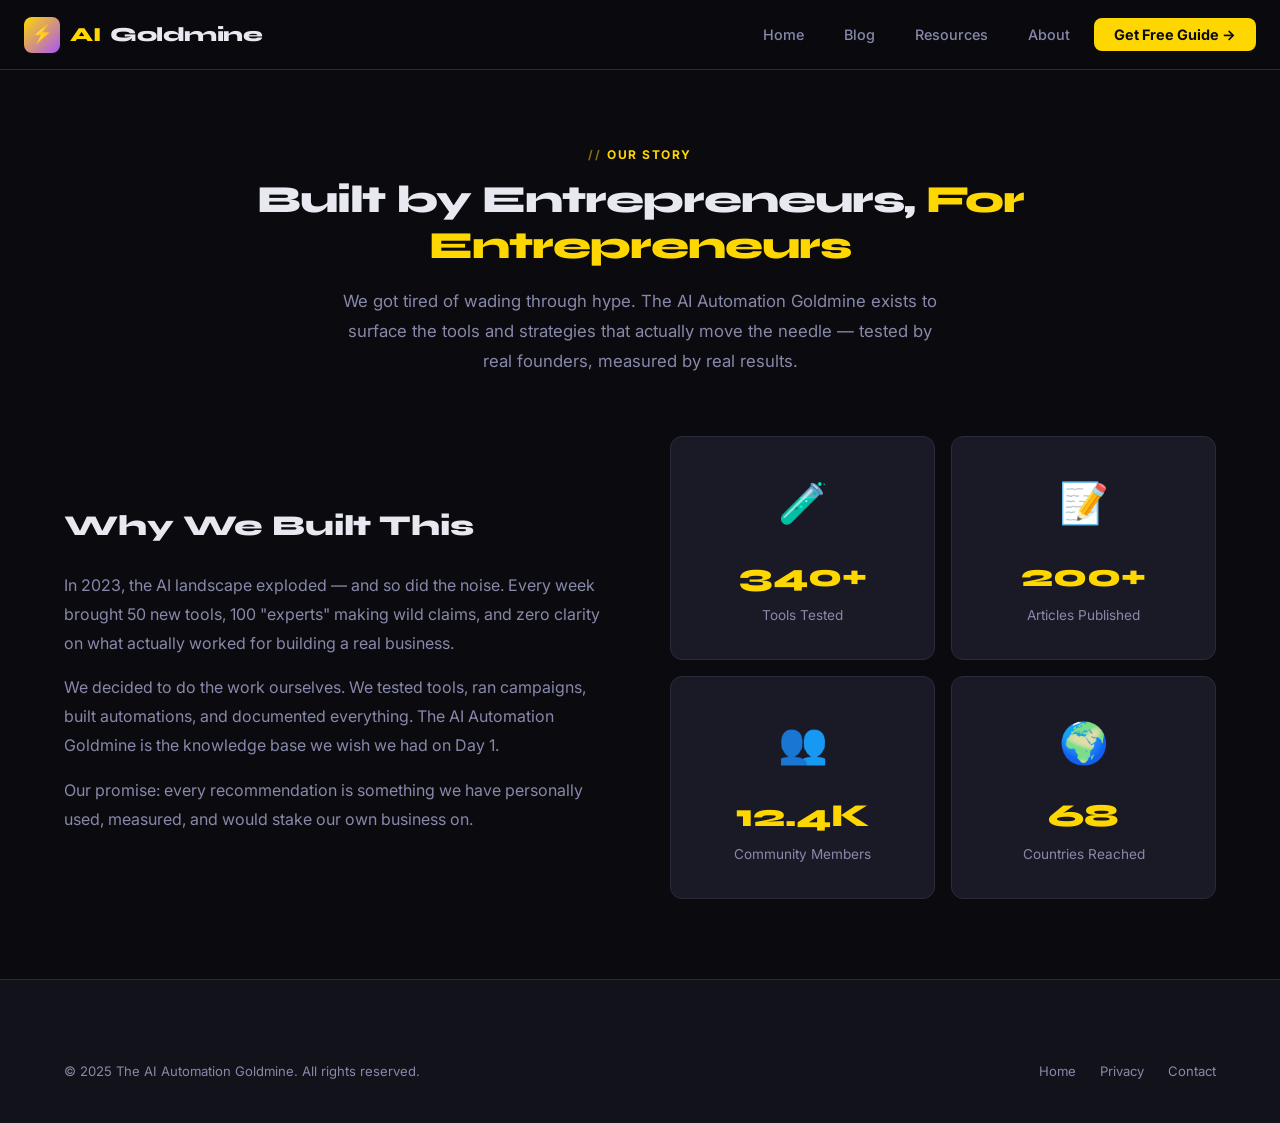
<file: ai-goldmine-site/pages/about.html>
﻿<!DOCTYPE html>
<html lang="en">
<head>
  <meta charset="UTF-8" />
  <meta name="viewport" content="width=device-width, initial-scale=1.0" />
  <title>About | The AI Automation Goldmine</title>
  <meta name="description" content="Learn about our mission to help entrepreneurs master AI tools and automation for faster, smarter business growth." />
  <link rel="preconnect" href="https://fonts.googleapis.com" />
  <link href="https://fonts.googleapis.com/css2?family=Syne:wght@700;800;900&family=Inter:wght@400;500;600;700&family=Fira+Code:wght@400;500&display=swap" rel="stylesheet" />
  <link rel="stylesheet" href="../css/style.css" />
</head>
<body>
  <nav class="nav">
    <div class="nav__logo">
      <div class="nav__logo-icon">⚡</div>
      AI <span>Goldmine</span>
    </div>
    <ul class="nav__links">
      <li><a href="../index.html">Home</a></li>
      <li><a href="../blog/index.html">Blog</a></li>
      <li><a href="resources.html">Resources</a></li>
      <li><a href="about.html" class="active">About</a></li>
      <li><a href="../index.html#newsletter" class="nav__cta">Get Free Guide →</a></li>
    </ul>
    <div class="nav__hamburger"><span></span><span></span><span></span></div>
  </nav>

  <section style="padding:140px 0 80px; background:var(--black);">
    <div class="container">
      <div class="section__header centered">
        <div class="section__tag">Our Story</div>
        <h1 class="section__title">Built by Entrepreneurs, <span class="text-gold">For Entrepreneurs</span></h1>
        <p class="section__desc">
          We got tired of wading through hype. The AI Automation Goldmine exists to surface
          the tools and strategies that actually move the needle — tested by real founders, measured by real results.
        </p>
      </div>

      <div style="display:grid; grid-template-columns:1fr 1fr; gap:60px; align-items:center; margin-top:60px;">
        <div>
          <h2 style="font-family:var(--font-head); font-size:1.8rem; font-weight:900; margin-bottom:20px;">
            Why We Built This
          </h2>
          <p style="color:var(--muted); line-height:1.8; margin-bottom:16px;">
            In 2023, the AI landscape exploded — and so did the noise. Every week brought 50 new tools,
            100 "experts" making wild claims, and zero clarity on what actually worked for building a real business.
          </p>
          <p style="color:var(--muted); line-height:1.8; margin-bottom:16px;">
            We decided to do the work ourselves. We tested tools, ran campaigns, built automations, and
            documented everything. The AI Automation Goldmine is the knowledge base we wish we had on Day 1.
          </p>
          <p style="color:var(--muted); line-height:1.8;">
            Our promise: every recommendation is something we have personally used, measured, and would stake our own business on.
          </p>
        </div>

        <div style="display:grid; grid-template-columns:1fr 1fr; gap:16px;">
          <div class="feature-card" style="text-align:center;">
            <div style="font-size:2.5rem; margin-bottom:12px;">🧪</div>
            <div style="font-family:var(--font-head); font-size:2rem; font-weight:900; color:var(--gold);">340+</div>
            <div style="color:var(--muted); font-size:0.85rem;">Tools Tested</div>
          </div>
          <div class="feature-card" style="text-align:center;">
            <div style="font-size:2.5rem; margin-bottom:12px;">📝</div>
            <div style="font-family:var(--font-head); font-size:2rem; font-weight:900; color:var(--gold);">200+</div>
            <div style="color:var(--muted); font-size:0.85rem;">Articles Published</div>
          </div>
          <div class="feature-card" style="text-align:center;">
            <div style="font-size:2.5rem; margin-bottom:12px;">👥</div>
            <div style="font-family:var(--font-head); font-size:2rem; font-weight:900; color:var(--gold);">12.4K</div>
            <div style="color:var(--muted); font-size:0.85rem;">Community Members</div>
          </div>
          <div class="feature-card" style="text-align:center;">
            <div style="font-size:2.5rem; margin-bottom:12px;">🌍</div>
            <div style="font-family:var(--font-head); font-size:2rem; font-weight:900; color:var(--gold);">68</div>
            <div style="color:var(--muted); font-size:0.85rem;">Countries Reached</div>
          </div>
        </div>
      </div>
    </div>
  </section>

  <footer class="footer">
    <div class="container">
      <div class="footer__bottom" style="border-top:none; padding-top:0;">
        <span>© 2025 The AI Automation Goldmine. All rights reserved.</span>
        <div class="footer__bottom-links">
          <a href="../index.html">Home</a>
          <a href="#">Privacy</a>
          <a href="#">Contact</a>
        </div>
      </div>
    </div>
  </footer>
  <script src="../js/main.js"></script>
</body>
</html>
</file>
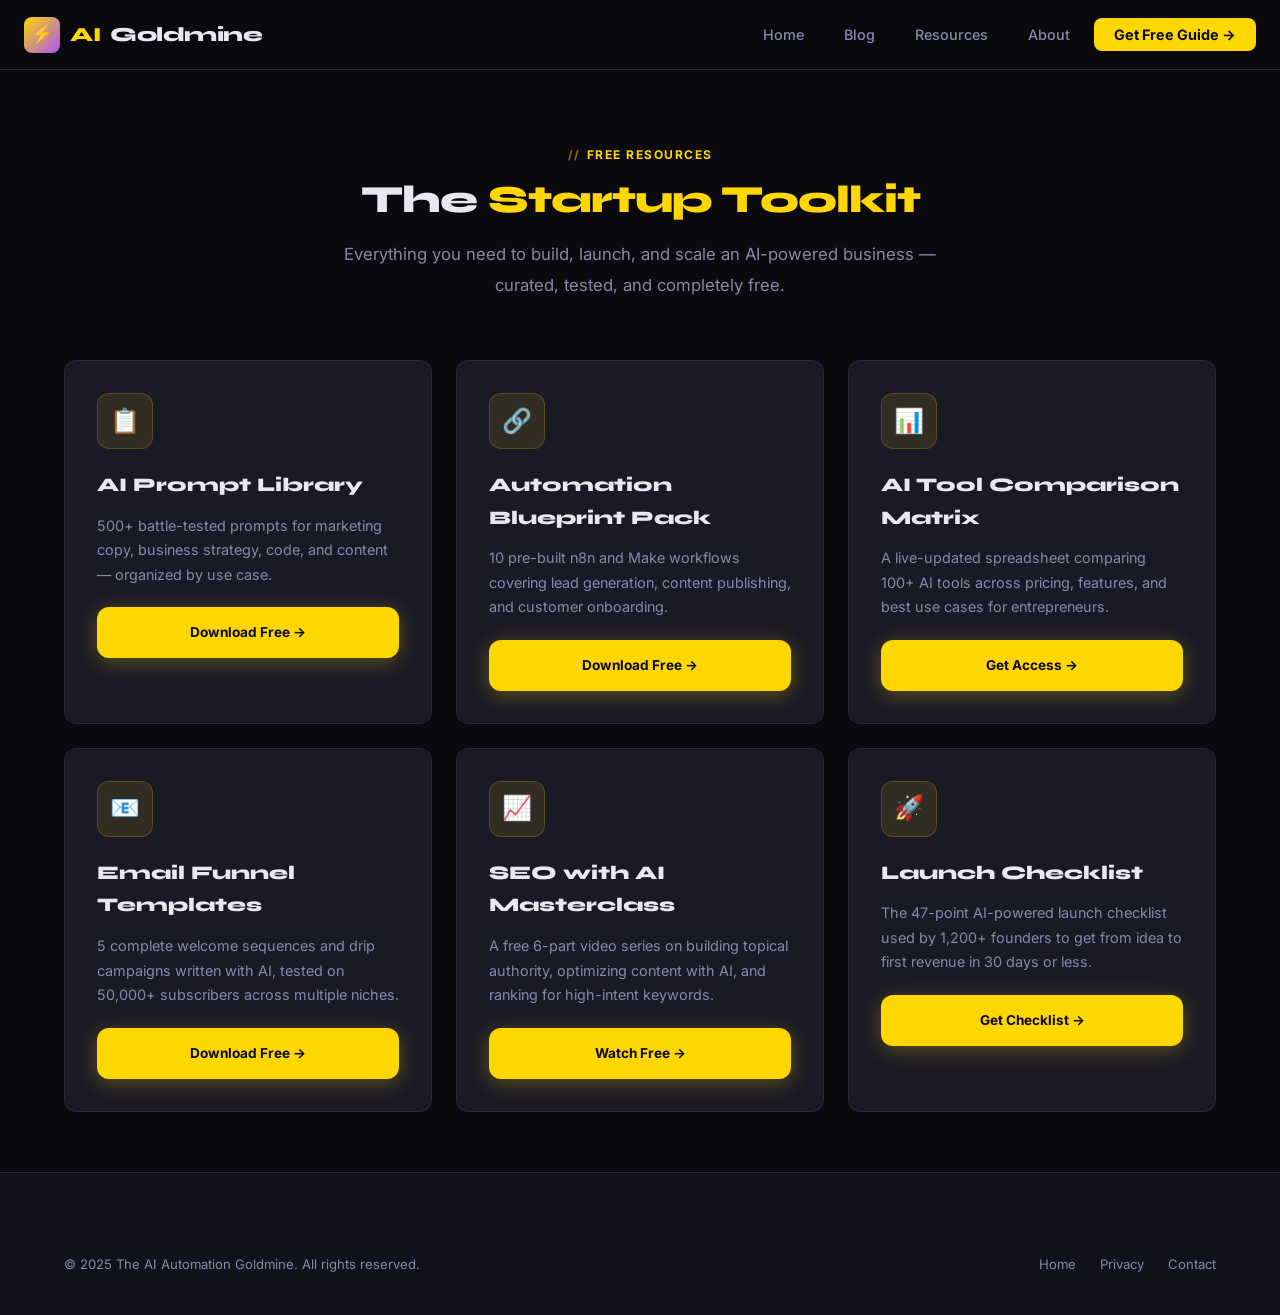
<file: ai-goldmine-site/pages/resources.html>
﻿<!DOCTYPE html>
<html lang="en">
<head>
  <meta charset="UTF-8" />
  <meta name="viewport" content="width=device-width, initial-scale=1.0" />
  <title>Resources | The AI Automation Goldmine</title>
  <meta name="description" content="Free AI tools, templates, and automation blueprints for entrepreneurs. Download the startup toolkit and start scaling today." />
  <link rel="preconnect" href="https://fonts.googleapis.com" />
  <link href="https://fonts.googleapis.com/css2?family=Syne:wght@700;800;900&family=Inter:wght@400;500;600;700&family=Fira+Code:wght@400;500&display=swap" rel="stylesheet" />
  <link rel="stylesheet" href="../css/style.css" />
</head>
<body>
  <nav class="nav">
    <div class="nav__logo">
      <div class="nav__logo-icon">⚡</div>
      AI <span>Goldmine</span>
    </div>
    <ul class="nav__links">
      <li><a href="../index.html">Home</a></li>
      <li><a href="../blog/index.html">Blog</a></li>
      <li><a href="resources.html" class="active">Resources</a></li>
      <li><a href="about.html">About</a></li>
      <li><a href="../index.html#newsletter" class="nav__cta">Get Free Guide →</a></li>
    </ul>
    <div class="nav__hamburger"><span></span><span></span><span></span></div>
  </nav>

  <section style="padding:140px 0 60px; background:var(--black);">
    <div class="container">
      <div class="section__header centered">
        <div class="section__tag">Free Resources</div>
        <h1 class="section__title">The <span class="text-gold">Startup Toolkit</span></h1>
        <p class="section__desc">
          Everything you need to build, launch, and scale an AI-powered business —
          curated, tested, and completely free.
        </p>
      </div>

      <div class="features__grid" style="margin-top:48px;">
        <div class="feature-card">
          <div class="feature-card__icon">📋</div>
          <h3 class="feature-card__title">AI Prompt Library</h3>
          <p class="feature-card__desc">500+ battle-tested prompts for marketing copy, business strategy, code, and content — organized by use case.</p>
          <a href="../index.html#newsletter" class="btn btn--primary" style="margin-top:20px; width:100%; justify-content:center; font-size:0.85rem;">
            Download Free →
          </a>
        </div>
        <div class="feature-card">
          <div class="feature-card__icon">🔗</div>
          <h3 class="feature-card__title">Automation Blueprint Pack</h3>
          <p class="feature-card__desc">10 pre-built n8n and Make workflows covering lead generation, content publishing, and customer onboarding.</p>
          <a href="../index.html#newsletter" class="btn btn--primary" style="margin-top:20px; width:100%; justify-content:center; font-size:0.85rem;">
            Download Free →
          </a>
        </div>
        <div class="feature-card">
          <div class="feature-card__icon">📊</div>
          <h3 class="feature-card__title">AI Tool Comparison Matrix</h3>
          <p class="feature-card__desc">A live-updated spreadsheet comparing 100+ AI tools across pricing, features, and best use cases for entrepreneurs.</p>
          <a href="../index.html#newsletter" class="btn btn--primary" style="margin-top:20px; width:100%; justify-content:center; font-size:0.85rem;">
            Get Access →
          </a>
        </div>
        <div class="feature-card">
          <div class="feature-card__icon">📧</div>
          <h3 class="feature-card__title">Email Funnel Templates</h3>
          <p class="feature-card__desc">5 complete welcome sequences and drip campaigns written with AI, tested on 50,000+ subscribers across multiple niches.</p>
          <a href="../index.html#newsletter" class="btn btn--primary" style="margin-top:20px; width:100%; justify-content:center; font-size:0.85rem;">
            Download Free →
          </a>
        </div>
        <div class="feature-card">
          <div class="feature-card__icon">📈</div>
          <h3 class="feature-card__title">SEO with AI Masterclass</h3>
          <p class="feature-card__desc">A free 6-part video series on building topical authority, optimizing content with AI, and ranking for high-intent keywords.</p>
          <a href="../index.html#newsletter" class="btn btn--primary" style="margin-top:20px; width:100%; justify-content:center; font-size:0.85rem;">
            Watch Free →
          </a>
        </div>
        <div class="feature-card">
          <div class="feature-card__icon">🚀</div>
          <h3 class="feature-card__title">Launch Checklist</h3>
          <p class="feature-card__desc">The 47-point AI-powered launch checklist used by 1,200+ founders to get from idea to first revenue in 30 days or less.</p>
          <a href="../index.html#newsletter" class="btn btn--primary" style="margin-top:20px; width:100%; justify-content:center; font-size:0.85rem;">
            Get Checklist →
          </a>
        </div>
      </div>
    </div>
  </section>

  <footer class="footer">
    <div class="container">
      <div class="footer__bottom" style="border-top:none; padding-top:0;">
        <span>© 2025 The AI Automation Goldmine. All rights reserved.</span>
        <div class="footer__bottom-links">
          <a href="../index.html">Home</a>
          <a href="#">Privacy</a>
          <a href="#">Contact</a>
        </div>
      </div>
    </div>
  </footer>
  <script src="../js/main.js"></script>
</body>
</html>
</file>
<file: ai-goldmine-site/css/style.css>
﻿/* ============================================================
   THE AI AUTOMATION GOLDMINE — Main Stylesheet
   ============================================================ */

/* --- Reset & Base --- */
*, *::before, *::after { box-sizing: border-box; margin: 0; padding: 0; }

:root {
  --gold:       #FFD700;
  --gold-dark:  #E5C100;
  --gold-glow:  #FFE55C;
  --black:      #0A0A0F;
  --dark:       #12121A;
  --card-bg:    #1A1A26;
  --border:     #2A2A3A;
  --text:       #E8E8F0;
  --muted:      #8888AA;
  --accent:     #A855F7;
  --accent2:    #06B6D4;
  --radius:     12px;
  --shadow:     0 8px 32px rgba(0,0,0,0.5);
  --glow:       0 0 24px rgba(255,215,0,0.3);
  --font-head:  'Syne', 'Segoe UI', sans-serif;
  --font-body:  'Inter', 'Segoe UI', sans-serif;
  --font-mono:  'Fira Code', monospace;
  --max-w:      1200px;
  --transition: 0.3s cubic-bezier(0.4,0,0.2,1);
}

html { scroll-behavior: smooth; font-size: 16px; }

body {
  font-family: var(--font-body);
  background: var(--black);
  color: var(--text);
  line-height: 1.7;
  overflow-x: hidden;
}

a { color: var(--gold); text-decoration: none; transition: color var(--transition); }
a:hover { color: var(--gold-glow); }

img { max-width: 100%; display: block; }

.container { max-width: var(--max-w); margin: 0 auto; padding: 0 24px; }

/* --- Scrollbar --- */
::-webkit-scrollbar { width: 6px; }
::-webkit-scrollbar-track { background: var(--dark); }
::-webkit-scrollbar-thumb { background: var(--gold-dark); border-radius: 3px; }

/* ============================================================
   NAVIGATION
   ============================================================ */
.nav {
  position: fixed; top: 0; left: 0; right: 0; z-index: 1000;
  background: rgba(10,10,15,0.85);
  backdrop-filter: blur(16px);
  border-bottom: 1px solid var(--border);
  padding: 0 24px;
  height: 70px;
  display: flex; align-items: center; justify-content: space-between;
  transition: background var(--transition);
}

.nav__logo {
  display: flex; align-items: center; gap: 10px;
  font-family: var(--font-head);
  font-size: 1.25rem;
  font-weight: 800;
  color: var(--gold);
  letter-spacing: -0.5px;
}

.nav__logo span { color: var(--text); }

.nav__logo-icon {
  width: 36px; height: 36px;
  background: linear-gradient(135deg, var(--gold), var(--accent));
  border-radius: 8px;
  display: flex; align-items: center; justify-content: center;
  font-size: 1.1rem;
}

.nav__links {
  display: flex; align-items: center; gap: 8px;
  list-style: none;
}

.nav__links a {
  padding: 8px 16px;
  border-radius: 8px;
  font-size: 0.9rem;
  font-weight: 500;
  color: var(--muted);
  transition: all var(--transition);
}

.nav__links a:hover, .nav__links a.active {
  color: var(--gold);
  background: rgba(255,215,0,0.08);
}

.nav__cta {
  background: var(--gold) !important;
  color: var(--black) !important;
  font-weight: 700 !important;
  padding: 8px 20px !important;
}

.nav__cta:hover {
  background: var(--gold-glow) !important;
  color: var(--black) !important;
  box-shadow: var(--glow);
}

.nav__hamburger {
  display: none;
  flex-direction: column; gap: 5px; cursor: pointer; padding: 4px;
}

.nav__hamburger span {
  width: 24px; height: 2px;
  background: var(--text);
  border-radius: 2px;
  transition: all var(--transition);
}

/* ============================================================
   HERO
   ============================================================ */
.hero {
  min-height: 100vh;
  display: flex; align-items: center;
  padding: 100px 24px 60px;
  position: relative;
  overflow: hidden;
}

.hero__bg {
  position: absolute; inset: 0;
  background:
    radial-gradient(ellipse 80% 60% at 50% 0%, rgba(255,215,0,0.12) 0%, transparent 70%),
    radial-gradient(ellipse 50% 50% at 85% 50%, rgba(168,85,247,0.1) 0%, transparent 60%),
    radial-gradient(ellipse 50% 50% at 15% 80%, rgba(6,182,212,0.08) 0%, transparent 60%),
    var(--black);
  z-index: 0;
}

.hero__grid {
  position: absolute; inset: 0;
  background-image:
    linear-gradient(rgba(255,215,0,0.03) 1px, transparent 1px),
    linear-gradient(90deg, rgba(255,215,0,0.03) 1px, transparent 1px);
  background-size: 60px 60px;
  z-index: 0;
}

.hero__content {
  position: relative; z-index: 1;
  max-width: var(--max-w);
  margin: 0 auto;
  display: grid;
  grid-template-columns: 1fr 1fr;
  gap: 60px;
  align-items: center;
  width: 100%;
}

.hero__badge {
  display: inline-flex; align-items: center; gap: 8px;
  background: rgba(255,215,0,0.1);
  border: 1px solid rgba(255,215,0,0.3);
  border-radius: 100px;
  padding: 6px 16px;
  font-size: 0.8rem;
  font-weight: 600;
  color: var(--gold);
  letter-spacing: 0.5px;
  text-transform: uppercase;
  margin-bottom: 24px;
}

.hero__badge::before { content: "⚡"; }

.hero__title {
  font-family: var(--font-head);
  font-size: clamp(2.5rem, 5vw, 4rem);
  font-weight: 900;
  line-height: 1.1;
  letter-spacing: -2px;
  margin-bottom: 24px;
}

.hero__title .gold { color: var(--gold); }
.hero__title .gradient {
  background: linear-gradient(135deg, var(--gold), var(--accent));
  -webkit-background-clip: text;
  -webkit-text-fill-color: transparent;
  background-clip: text;
}

.hero__desc {
  font-size: 1.15rem;
  color: var(--muted);
  max-width: 520px;
  margin-bottom: 40px;
  line-height: 1.8;
}

.hero__actions { display: flex; gap: 16px; flex-wrap: wrap; }

.btn {
  display: inline-flex; align-items: center; gap: 8px;
  padding: 14px 28px;
  border-radius: var(--radius);
  font-weight: 700;
  font-size: 0.95rem;
  cursor: pointer;
  transition: all var(--transition);
  border: none;
  text-decoration: none;
}

.btn--primary {
  background: var(--gold);
  color: var(--black);
  box-shadow: 0 4px 20px rgba(255,215,0,0.3);
}

.btn--primary:hover {
  background: var(--gold-glow);
  color: var(--black);
  transform: translateY(-2px);
  box-shadow: 0 8px 30px rgba(255,215,0,0.5);
}

.btn--secondary {
  background: transparent;
  color: var(--text);
  border: 1px solid var(--border);
}

.btn--secondary:hover {
  border-color: var(--gold);
  color: var(--gold);
  transform: translateY(-2px);
}

.hero__stats {
  display: flex; gap: 32px; margin-top: 48px;
  padding-top: 32px;
  border-top: 1px solid var(--border);
}

.hero__stat-num {
  font-family: var(--font-head);
  font-size: 2rem;
  font-weight: 900;
  color: var(--gold);
}

.hero__stat-label {
  font-size: 0.8rem;
  color: var(--muted);
  text-transform: uppercase;
  letter-spacing: 0.5px;
}

/* Hero Visual Panel */
.hero__visual {
  position: relative;
}

.hero__terminal {
  background: var(--card-bg);
  border: 1px solid var(--border);
  border-radius: var(--radius);
  overflow: hidden;
  box-shadow: var(--shadow), var(--glow);
}

.terminal__header {
  background: var(--dark);
  padding: 12px 16px;
  display: flex; align-items: center; gap: 8px;
  border-bottom: 1px solid var(--border);
}

.terminal__dot {
  width: 12px; height: 12px; border-radius: 50%;
}

.terminal__dot:nth-child(1) { background: #FF5F56; }
.terminal__dot:nth-child(2) { background: #FFBD2E; }
.terminal__dot:nth-child(3) { background: #27C93F; }

.terminal__title {
  margin-left: 8px;
  font-size: 0.8rem;
  color: var(--muted);
  font-family: var(--font-mono);
}

.terminal__body {
  padding: 24px;
  font-family: var(--font-mono);
  font-size: 0.85rem;
  line-height: 2;
}

.terminal__line { display: flex; align-items: flex-start; gap: 8px; }
.terminal__prompt { color: var(--gold); }
.terminal__cmd { color: var(--accent2); }
.terminal__output { color: var(--muted); padding-left: 16px; }
.terminal__success { color: #27C93F; }
.terminal__cursor {
  display: inline-block;
  width: 8px; height: 16px;
  background: var(--gold);
  animation: blink 1s infinite;
  vertical-align: middle;
}

@keyframes blink { 0%,50% { opacity: 1; } 51%,100% { opacity: 0; } }

/* Floating cards */
.hero__float-card {
  position: absolute;
  background: var(--card-bg);
  border: 1px solid var(--border);
  border-radius: var(--radius);
  padding: 12px 16px;
  font-size: 0.8rem;
  display: flex; align-items: center; gap: 10px;
  box-shadow: var(--shadow);
  animation: float 4s ease-in-out infinite;
}

.hero__float-card:nth-child(1) {
  top: -20px; right: 20px;
  animation-delay: 0s;
}

.hero__float-card:nth-child(2) {
  bottom: -10px; left: -20px;
  animation-delay: 1.5s;
}

@keyframes float {
  0%,100% { transform: translateY(0); }
  50% { transform: translateY(-10px); }
}

.float-icon { font-size: 1.2rem; }
.float-label { color: var(--muted); }
.float-value { color: var(--gold); font-weight: 700; }

/* ============================================================
   SECTION COMMONS
   ============================================================ */
section { padding: 100px 0; }

.section__tag {
  display: inline-flex; align-items: center; gap: 6px;
  font-size: 0.75rem;
  font-weight: 700;
  text-transform: uppercase;
  letter-spacing: 1.5px;
  color: var(--gold);
  margin-bottom: 12px;
}

.section__tag::before { content: "//"; opacity: 0.5; }

.section__title {
  font-family: var(--font-head);
  font-size: clamp(1.8rem, 3vw, 2.8rem);
  font-weight: 900;
  line-height: 1.2;
  letter-spacing: -1px;
  margin-bottom: 16px;
}

.section__desc {
  font-size: 1.05rem;
  color: var(--muted);
  max-width: 600px;
  line-height: 1.8;
}

.section__header { margin-bottom: 60px; }
.section__header.centered { text-align: center; }
.section__header.centered .section__desc { margin: 0 auto; }

/* ============================================================
   TICKER / MARQUEE
   ============================================================ */
.ticker {
  background: var(--gold);
  padding: 12px 0;
  overflow: hidden;
  position: relative;
}

.ticker__inner {
  display: flex;
  animation: ticker 30s linear infinite;
  white-space: nowrap;
}

.ticker__item {
  display: inline-flex; align-items: center; gap: 12px;
  padding: 0 32px;
  font-size: 0.85rem;
  font-weight: 700;
  color: var(--black);
  text-transform: uppercase;
  letter-spacing: 0.5px;
}

.ticker__item span { opacity: 0.5; }

@keyframes ticker { from { transform: translateX(0); } to { transform: translateX(-50%); } }

/* ============================================================
   FEATURES / SPOTLIGHTS
   ============================================================ */
.features { background: var(--dark); }

.features__grid {
  display: grid;
  grid-template-columns: repeat(auto-fit, minmax(300px, 1fr));
  gap: 24px;
}

.feature-card {
  background: var(--card-bg);
  border: 1px solid var(--border);
  border-radius: var(--radius);
  padding: 32px;
  transition: all var(--transition);
  position: relative;
  overflow: hidden;
}

.feature-card::before {
  content: "";
  position: absolute; top: 0; left: 0; right: 0;
  height: 2px;
  background: linear-gradient(90deg, var(--gold), var(--accent));
  transform: scaleX(0);
  transform-origin: left;
  transition: transform var(--transition);
}

.feature-card:hover { border-color: rgba(255,215,0,0.3); transform: translateY(-4px); box-shadow: var(--shadow), var(--glow); }
.feature-card:hover::before { transform: scaleX(1); }

.feature-card__icon {
  width: 56px; height: 56px;
  background: rgba(255,215,0,0.1);
  border: 1px solid rgba(255,215,0,0.2);
  border-radius: var(--radius);
  display: flex; align-items: center; justify-content: center;
  font-size: 1.5rem;
  margin-bottom: 20px;
}

.feature-card__title {
  font-family: var(--font-head);
  font-size: 1.2rem;
  font-weight: 800;
  margin-bottom: 12px;
  color: var(--text);
}

.feature-card__desc { font-size: 0.9rem; color: var(--muted); line-height: 1.7; }

.feature-card__tag {
  display: inline-block;
  margin-top: 16px;
  padding: 4px 10px;
  background: rgba(168,85,247,0.1);
  border: 1px solid rgba(168,85,247,0.2);
  border-radius: 100px;
  font-size: 0.75rem;
  color: var(--accent);
  font-weight: 600;
}

/* ============================================================
   BLOG GRID
   ============================================================ */
.blog__grid {
  display: grid;
  grid-template-columns: repeat(auto-fill, minmax(340px, 1fr));
  gap: 28px;
}

.blog-card {
  background: var(--card-bg);
  border: 1px solid var(--border);
  border-radius: var(--radius);
  overflow: hidden;
  transition: all var(--transition);
}

.blog-card:hover { transform: translateY(-6px); box-shadow: var(--shadow), var(--glow); border-color: rgba(255,215,0,0.3); }

.blog-card__thumb {
  height: 200px;
  position: relative;
  overflow: hidden;
}

.blog-card__thumb-bg {
  width: 100%; height: 100%;
  display: flex; align-items: center; justify-content: center;
  font-size: 4rem;
}

.blog-card__thumb-bg.purple { background: linear-gradient(135deg, #1a0a2e, #2d1154); }
.blog-card__thumb-bg.cyan   { background: linear-gradient(135deg, #001a20, #003a45); }
.blog-card__thumb-bg.gold   { background: linear-gradient(135deg, #1a1400, #332800); }

.blog-card__cat {
  position: absolute; top: 16px; left: 16px;
  background: var(--gold);
  color: var(--black);
  font-size: 0.7rem;
  font-weight: 700;
  text-transform: uppercase;
  letter-spacing: 0.5px;
  padding: 4px 10px;
  border-radius: 100px;
}

.blog-card__body { padding: 24px; }

.blog-card__meta {
  display: flex; align-items: center; gap: 12px;
  font-size: 0.78rem;
  color: var(--muted);
  margin-bottom: 12px;
}

.blog-card__meta-dot { width: 3px; height: 3px; background: var(--border); border-radius: 50%; }

.blog-card__title {
  font-family: var(--font-head);
  font-size: 1.1rem;
  font-weight: 800;
  line-height: 1.4;
  margin-bottom: 12px;
  color: var(--text);
  transition: color var(--transition);
}

.blog-card:hover .blog-card__title { color: var(--gold); }

.blog-card__excerpt { font-size: 0.88rem; color: var(--muted); line-height: 1.6; margin-bottom: 20px; }

.blog-card__footer {
  display: flex; align-items: center; justify-content: space-between;
  padding-top: 16px;
  border-top: 1px solid var(--border);
}

.blog-card__author {
  display: flex; align-items: center; gap: 8px;
  font-size: 0.82rem;
  color: var(--muted);
}

.blog-card__avatar {
  width: 28px; height: 28px;
  border-radius: 50%;
  background: linear-gradient(135deg, var(--gold), var(--accent));
  display: flex; align-items: center; justify-content: center;
  font-size: 0.7rem;
  font-weight: 700;
  color: var(--black);
}

.blog-card__read {
  display: flex; align-items: center; gap: 4px;
  font-size: 0.82rem;
  color: var(--gold);
  font-weight: 600;
}

/* ============================================================
   TOOL SPOTLIGHT
   ============================================================ */
.spotlight { background: var(--dark); }

.spotlight__grid {
  display: grid;
  grid-template-columns: 1fr 1fr;
  gap: 32px;
  align-items: center;
}

.spotlight__tool {
  background: var(--card-bg);
  border: 1px solid var(--border);
  border-radius: var(--radius);
  padding: 40px;
}

.spotlight__tool-header {
  display: flex; align-items: center; gap: 16px;
  margin-bottom: 24px;
}

.spotlight__tool-icon {
  width: 64px; height: 64px;
  background: linear-gradient(135deg, var(--gold), var(--gold-dark));
  border-radius: var(--radius);
  display: flex; align-items: center; justify-content: center;
  font-size: 1.8rem;
}

.spotlight__tool-name {
  font-family: var(--font-head);
  font-size: 1.5rem;
  font-weight: 900;
}

.spotlight__tool-cat {
  font-size: 0.8rem;
  color: var(--muted);
}

.spotlight__metrics {
  display: grid;
  grid-template-columns: 1fr 1fr 1fr;
  gap: 16px;
  margin: 24px 0;
}

.metric {
  background: var(--dark);
  border-radius: 8px;
  padding: 16px;
  text-align: center;
}

.metric__val {
  font-family: var(--font-head);
  font-size: 1.5rem;
  font-weight: 900;
  color: var(--gold);
}

.metric__label { font-size: 0.75rem; color: var(--muted); }

.spotlight__features-list {
  list-style: none;
  display: flex; flex-direction: column; gap: 10px;
}

.spotlight__features-list li {
  display: flex; align-items: center; gap: 10px;
  font-size: 0.9rem;
  color: var(--muted);
}

.spotlight__features-list li::before {
  content: "✓";
  width: 20px; height: 20px;
  background: rgba(255,215,0,0.1);
  color: var(--gold);
  border-radius: 50%;
  display: flex; align-items: center; justify-content: center;
  font-size: 0.7rem;
  font-weight: 900;
  flex-shrink: 0;
}

.spotlight__tools-list {
  display: flex; flex-direction: column; gap: 16px;
}

.tool-row {
  display: flex; align-items: center; gap: 16px;
  background: var(--card-bg);
  border: 1px solid var(--border);
  border-radius: var(--radius);
  padding: 20px;
  transition: all var(--transition);
  cursor: pointer;
}

.tool-row:hover { border-color: rgba(255,215,0,0.3); transform: translateX(4px); }
.tool-row__icon { font-size: 1.5rem; }
.tool-row__name { font-weight: 700; font-size: 0.95rem; }
.tool-row__desc { font-size: 0.8rem; color: var(--muted); }

.tool-row__badge {
  margin-left: auto;
  padding: 4px 10px;
  border-radius: 100px;
  font-size: 0.72rem;
  font-weight: 700;
}

.tool-row__badge.hot { background: rgba(255,100,0,0.15); color: #FF6400; border: 1px solid rgba(255,100,0,0.3); }
.tool-row__badge.new { background: rgba(39,201,63,0.15); color: #27C93F; border: 1px solid rgba(39,201,63,0.3); }
.tool-row__badge.pro { background: rgba(168,85,247,0.15); color: var(--accent); border: 1px solid rgba(168,85,247,0.3); }

/* ============================================================
   NEWSLETTER
   ============================================================ */
.newsletter {
  background: linear-gradient(135deg, rgba(255,215,0,0.06) 0%, rgba(168,85,247,0.06) 100%);
  border-top: 1px solid var(--border);
  border-bottom: 1px solid var(--border);
}

.newsletter__box {
  max-width: 640px;
  margin: 0 auto;
  text-align: center;
}

.newsletter__icon { font-size: 3rem; margin-bottom: 24px; }

.newsletter__form {
  display: flex; gap: 12px;
  margin-top: 32px;
  flex-wrap: wrap;
}

.newsletter__input {
  flex: 1;
  min-width: 260px;
  background: var(--card-bg);
  border: 1px solid var(--border);
  border-radius: var(--radius);
  padding: 14px 20px;
  color: var(--text);
  font-size: 0.95rem;
  outline: none;
  transition: border-color var(--transition);
}

.newsletter__input:focus { border-color: var(--gold); }
.newsletter__input::placeholder { color: var(--muted); }

.newsletter__perks {
  display: flex; gap: 24px; justify-content: center; flex-wrap: wrap;
  margin-top: 20px;
  font-size: 0.82rem;
  color: var(--muted);
}

.newsletter__perk { display: flex; align-items: center; gap: 6px; }
.newsletter__perk::before { content: "✓"; color: var(--gold); font-weight: 700; }

/* ============================================================
   FOOTER
   ============================================================ */
.footer {
  background: var(--dark);
  border-top: 1px solid var(--border);
  padding: 80px 0 40px;
}

.footer__grid {
  display: grid;
  grid-template-columns: 2fr 1fr 1fr 1fr;
  gap: 48px;
  margin-bottom: 60px;
}

.footer__brand-desc {
  font-size: 0.9rem;
  color: var(--muted);
  margin: 16px 0 24px;
  line-height: 1.7;
}

.footer__socials { display: flex; gap: 12px; }

.footer__social {
  width: 38px; height: 38px;
  background: var(--card-bg);
  border: 1px solid var(--border);
  border-radius: 8px;
  display: flex; align-items: center; justify-content: center;
  font-size: 1rem;
  transition: all var(--transition);
  color: var(--muted);
}

.footer__social:hover { border-color: var(--gold); color: var(--gold); transform: translateY(-2px); }

.footer__col-title {
  font-family: var(--font-head);
  font-size: 0.85rem;
  font-weight: 800;
  text-transform: uppercase;
  letter-spacing: 1px;
  color: var(--text);
  margin-bottom: 20px;
}

.footer__links { list-style: none; display: flex; flex-direction: column; gap: 10px; }

.footer__links a {
  font-size: 0.88rem;
  color: var(--muted);
  transition: color var(--transition);
  display: flex; align-items: center; gap: 6px;
}

.footer__links a:hover { color: var(--gold); }
.footer__links a::before { content: "→"; opacity: 0; transition: opacity var(--transition); }
.footer__links a:hover::before { opacity: 1; }

.footer__bottom {
  border-top: 1px solid var(--border);
  padding-top: 32px;
  display: flex; align-items: center; justify-content: space-between;
  flex-wrap: wrap; gap: 16px;
  font-size: 0.82rem;
  color: var(--muted);
}

.footer__bottom-links { display: flex; gap: 24px; }
.footer__bottom-links a { color: var(--muted); }
.footer__bottom-links a:hover { color: var(--gold); }

/* ============================================================
   RESPONSIVE
   ============================================================ */
@media (max-width: 900px) {
  .hero__content { grid-template-columns: 1fr; }
  .hero__visual { display: none; }
  .spotlight__grid { grid-template-columns: 1fr; }
  .footer__grid { grid-template-columns: 1fr 1fr; }
}

@media (max-width: 600px) {
  .nav__links { display: none; }
  .nav__hamburger { display: flex; }
  .hero { padding: 90px 24px 40px; }
  .hero__stats { flex-wrap: wrap; gap: 20px; }
  .footer__grid { grid-template-columns: 1fr; }
  .newsletter__form { flex-direction: column; }
  .blog__grid { grid-template-columns: 1fr; }
}

/* ============================================================
   UTILITIES
   ============================================================ */
.text-gold { color: var(--gold); }
.text-muted { color: var(--muted); }
.text-center { text-align: center; }
.mt-4 { margin-top: 16px; }
.mt-8 { margin-top: 32px; }
.mb-4 { margin-bottom: 16px; }
.mb-8 { margin-bottom: 32px; }
.badge {
  display: inline-flex; align-items: center; gap: 6px;
  padding: 4px 12px;
  border-radius: 100px;
  font-size: 0.75rem;
  font-weight: 700;
}
.badge--gold { background: rgba(255,215,0,0.1); border: 1px solid rgba(255,215,0,0.3); color: var(--gold); }
.badge--purple { background: rgba(168,85,247,0.1); border: 1px solid rgba(168,85,247,0.3); color: var(--accent); }
.badge--cyan { background: rgba(6,182,212,0.1); border: 1px solid rgba(6,182,212,0.3); color: var(--accent2); }
</file>
